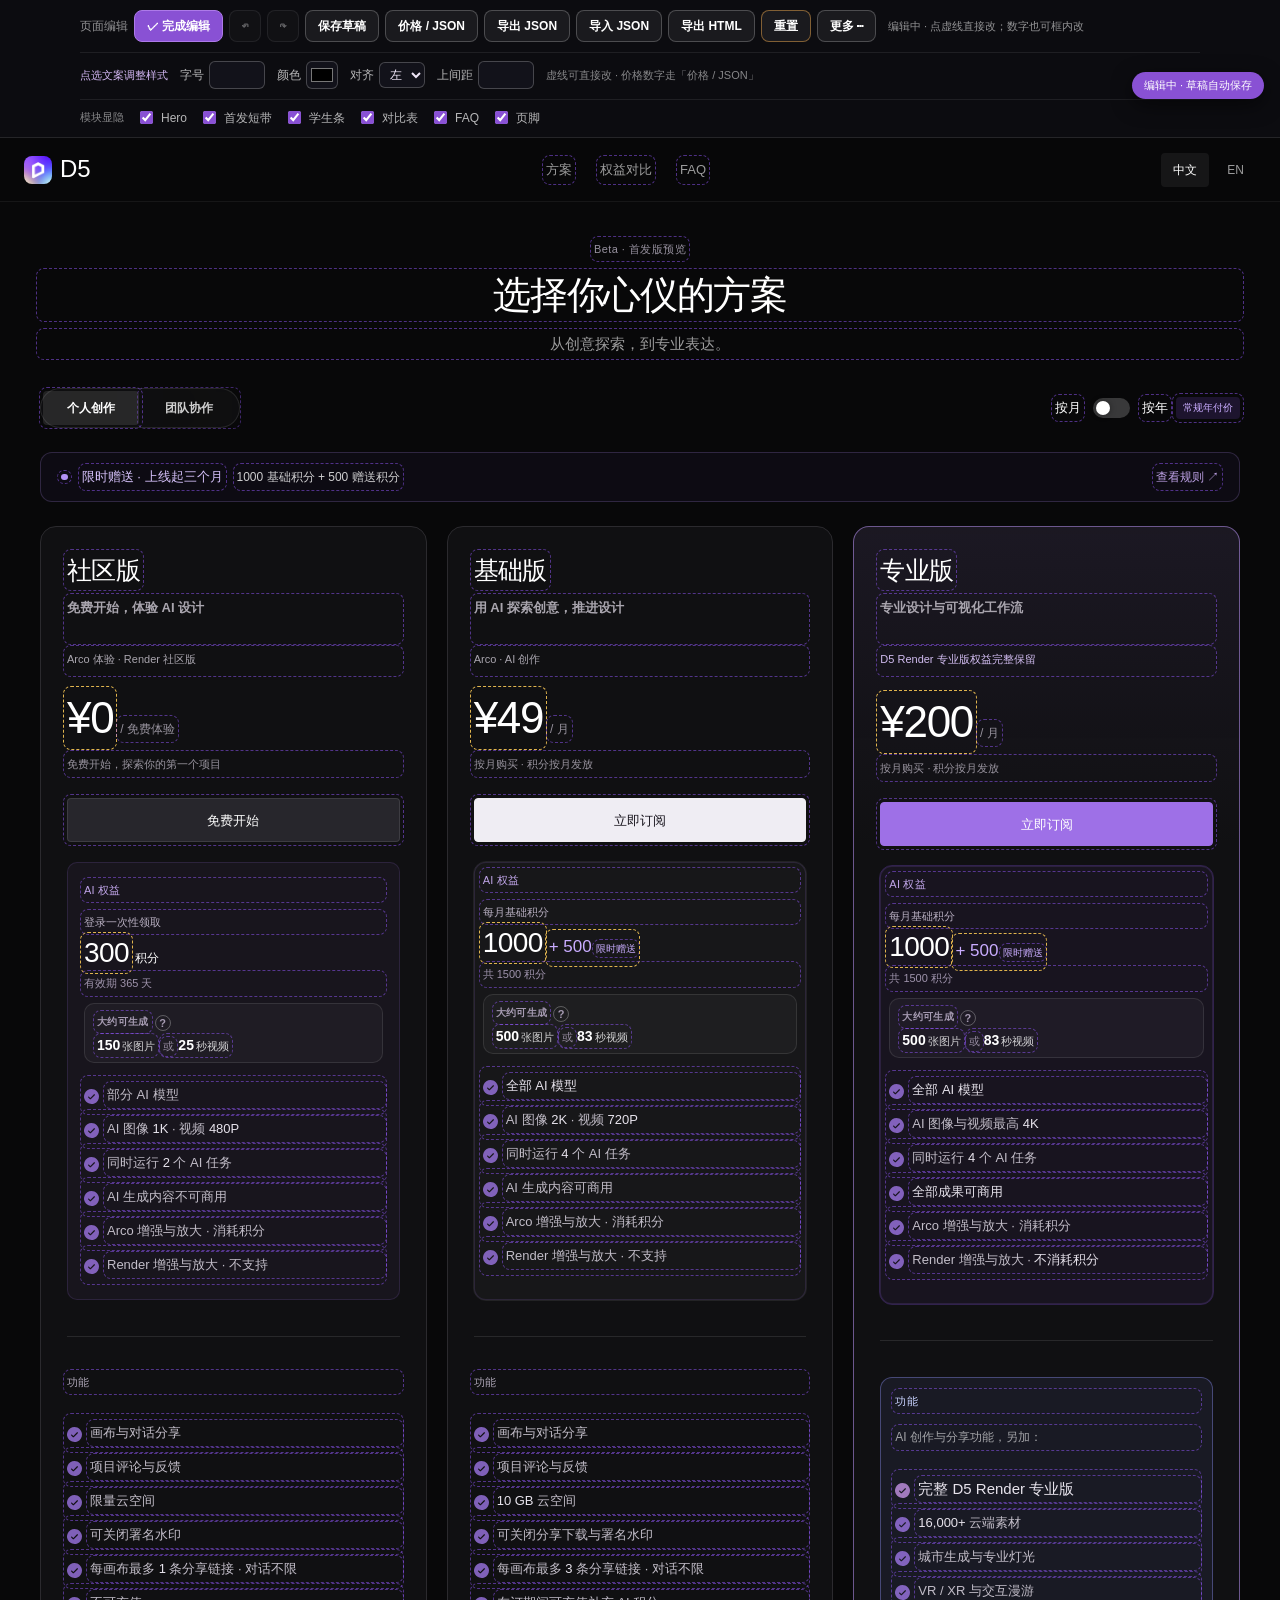
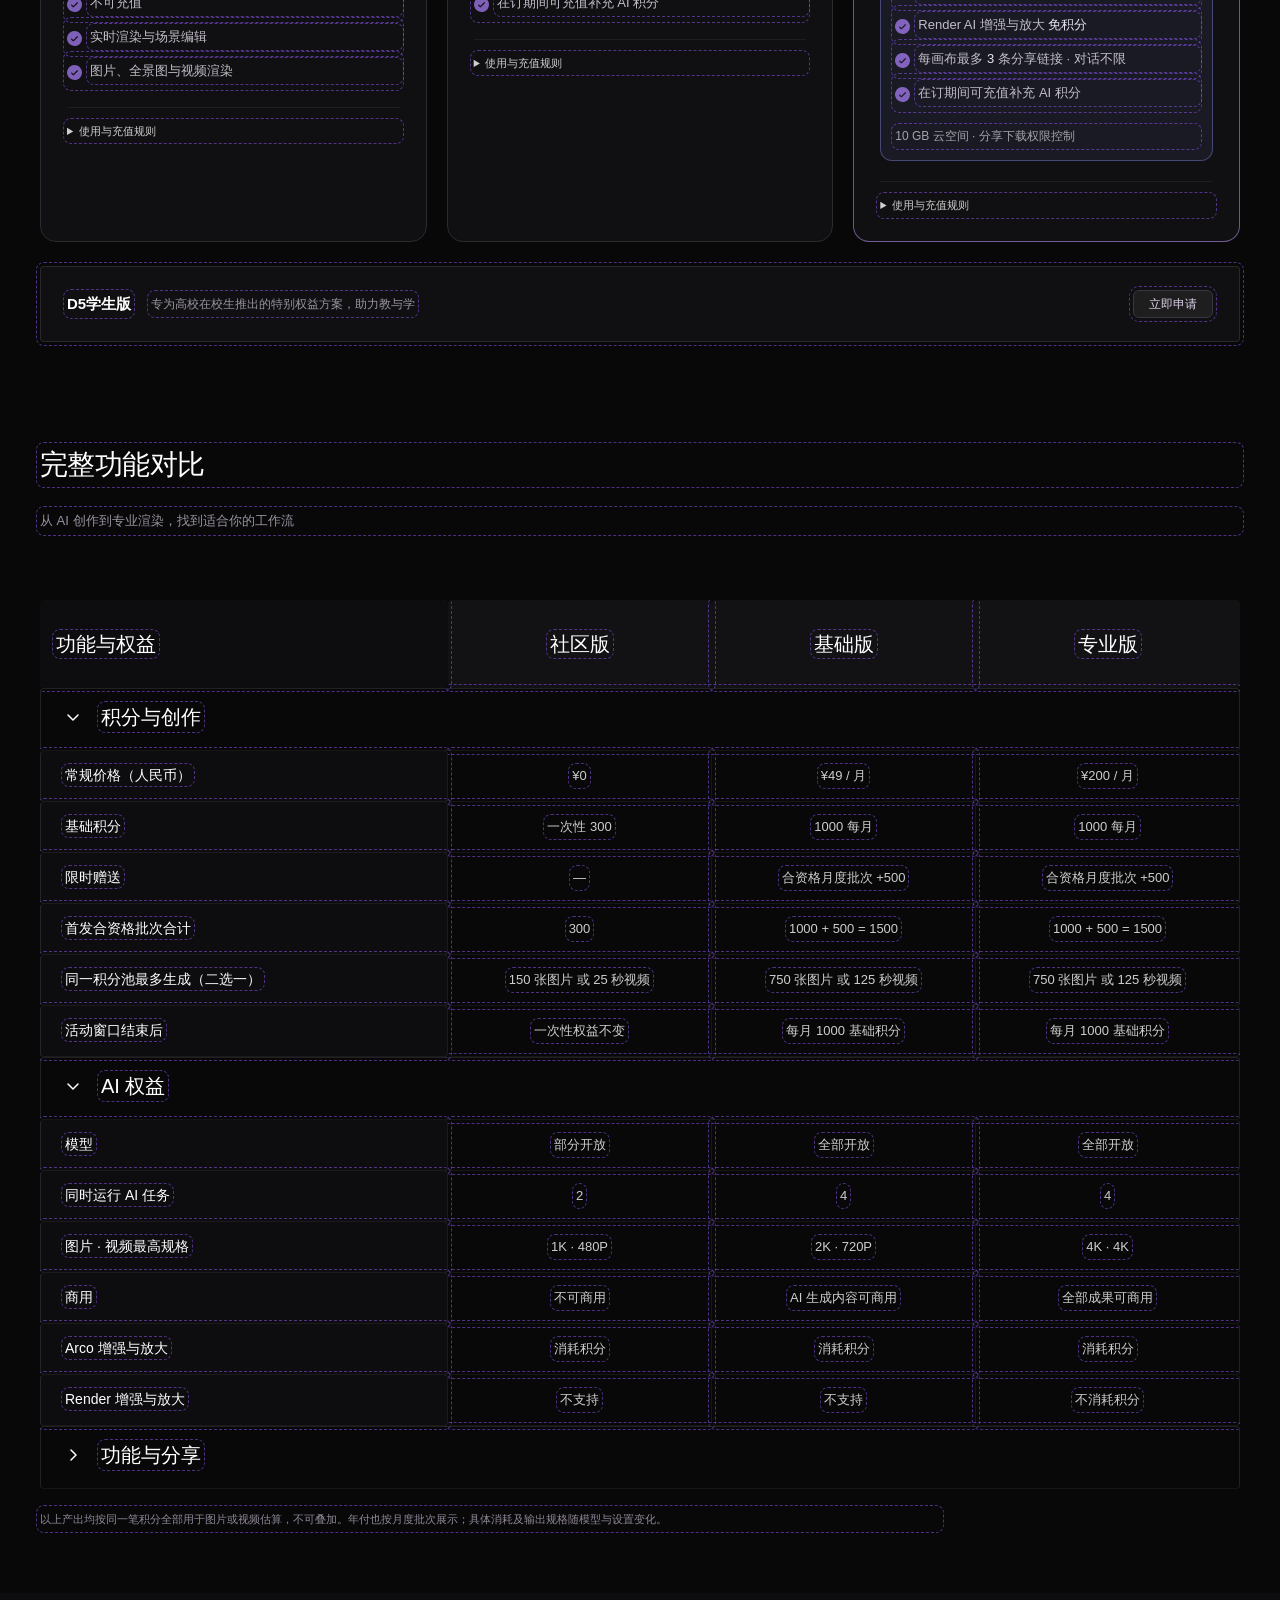
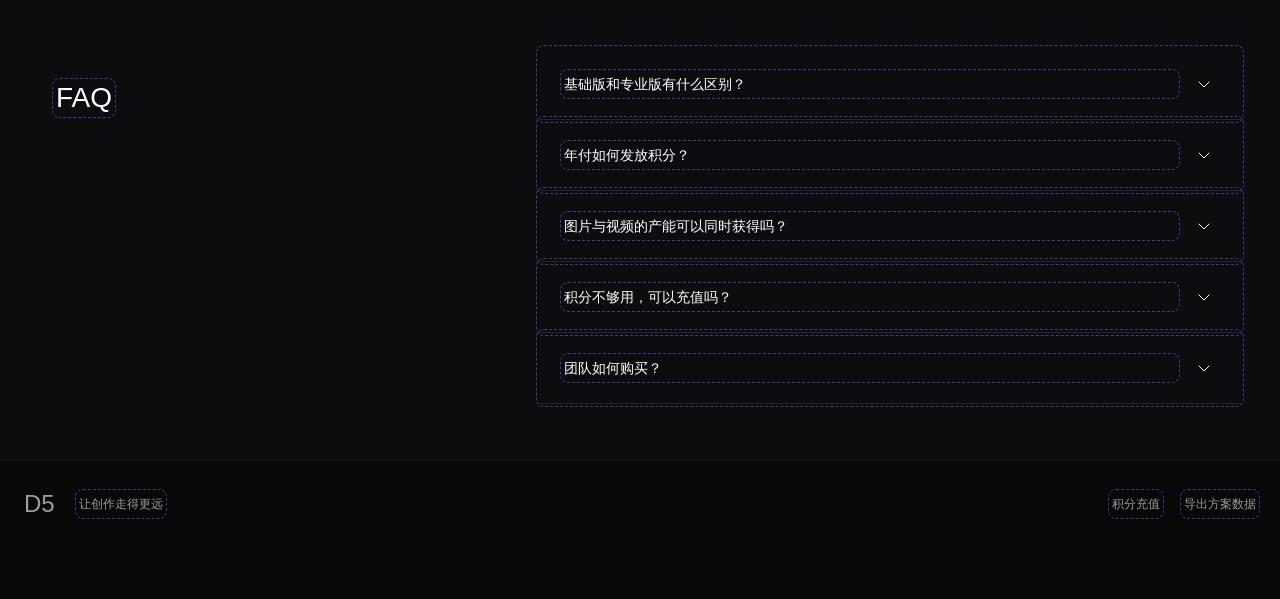
<file: index.html>
<!doctype html>
<html lang="zh-CN">
<head>
  <meta charset="UTF-8">
  <meta name="viewport" content="width=device-width, initial-scale=1">
  <meta name="theme-color" content="#000000">
  <meta name="d5-cloud-api" content="">
  <meta name="description" content="D5 首发方案：基础版与专业版每月 1000 基础积分，首发合资格批次加赠 500。">
  <title>D5 · 首发方案 Beta</title>
  <link rel="icon" href="assets/d5-logo.png">
  <link rel="stylesheet" href="styles.css?v=20261015-en-audit">
  <link rel="stylesheet" href="beta.css?v=20261015-en-audit">
  <link rel="stylesheet" href="editor.css?v=20261015-en-audit">
</head>
<body data-page="pricing">
  <aside class="demo-toolbar" id="d5-editor" aria-label="演示与编辑工具栏">
    <div class="editor-main demo-toolbar-inner">
      <div class="tb-group">
        <span class="tb-label">页面编辑</span>
        <button type="button" data-editor="mode" class="editor-primary tb-btn">编辑模式</button>
        <button type="button" data-editor="undo" class="tb-btn" title="撤销">↶</button>
        <button type="button" data-editor="redo" class="tb-btn" title="重做">↷</button>
        <button type="button" data-editor="save" class="tb-btn">保存草稿</button>
        <button type="button" data-editor="json-panel" class="tb-btn">价格 / JSON</button>
        <button type="button" data-editor="json" class="tb-btn">导出 JSON</button>
        <button type="button" data-editor="import" class="tb-btn">导入 JSON</button>
        <button type="button" data-editor="html" class="tb-btn">导出 HTML</button>
        <button type="button" data-editor="reset" class="tb-btn warn">重置</button>
        <button type="button" data-editor="more" class="tb-btn" aria-expanded="false">更多 ⋯</button>
      </div>
      <span class="editor-status tb-hint" role="status">预览中 · 点「编辑模式」改文案</span>
    </div>
    <div class="editor-more" hidden>
      <button type="button" data-editor="import-legacy" class="tb-btn">导入旧 Beta 草稿</button>
      <span class="editor-help">HTML 可离线再编辑；教育官网需联网；充值页仅本机预览。</span>
    </div>
    <div class="editor-format" hidden>
      <span class="editor-selected">点选文案调整样式</span>
      <label>字号 <input type="number" min="10" max="72" data-format="fontSize" aria-label="字号"></label>
      <label>颜色 <input type="color" data-format="color" aria-label="颜色"></label>
      <label>对齐 <select data-format="textAlign" aria-label="对齐"><option value="left">左</option><option value="center">中</option><option value="right">右</option></select></label>
      <label>上间距 <input type="number" min="0" max="120" data-format="paddingTop" aria-label="上间距"></label>
      <span class="editor-help">虚线可直接改 · 价格数字走「价格 / JSON」</span>
    </div>
    <div class="editor-modules" hidden>
      <span class="editor-help">模块显隐</span>
      <label><input type="checkbox" data-module-toggle="hero" checked> Hero</label>
      <label><input type="checkbox" data-module-toggle="launchBand" checked> 首发短带</label>
      <label><input type="checkbox" data-module-toggle="education" checked> 学生条</label>
      <label><input type="checkbox" data-module-toggle="comparison" checked> 对比表</label>
      <label><input type="checkbox" data-module-toggle="faq" checked> FAQ</label>
      <label><input type="checkbox" data-module-toggle="footer" checked> 页脚</label>
    </div>
    <div class="edit-json-panel" hidden>
      <div class="wrap">
        <label for="edit-json-text">演示价格 / 积分 + 文案覆盖（改数字后点应用）</label>
        <textarea id="edit-json-text" spellcheck="false" rows="12"></textarea>
        <div class="edit-json-actions">
          <button type="button" class="editor-primary tb-btn" data-editor="apply-json">应用</button>
          <button type="button" class="tb-btn" data-editor="refresh-json">刷新面板</button>
          <button type="button" class="tb-btn" data-editor="clear-demo">清除演示价（回源）</button>
          <span id="edit-json-msg" class="edit-json-msg"></span>
        </div>
      </div>
    </div>
    <input type="file" accept="application/json,.json" hidden data-import-file>
  </aside>

  <a class="skip-link" href="#main" data-zh="跳至主要内容" data-en="Skip to content">跳至主要内容</a>
  <header class="global-nav">
    <a class="brand" href="#pricing" aria-label="D5"><img src="assets/brand.webp" alt=""><span>D5</span></a>
    <nav class="section-nav" aria-label="Page sections">
      <a href="#pricing" data-zh="方案" data-en="Plans">方案</a>
      <a href="#comparison" class="personal-only" data-zh="权益对比" data-en="Compare">权益对比</a>

      <a href="#faq">FAQ</a>
    </nav>
    <fieldset class="language-switch" aria-label="Language">
      <button type="button" data-lang="zh" aria-pressed="true">中文</button><button type="button" data-lang="en" aria-pressed="false">EN</button>
    </fieldset>
  </header>
  <main id="main">
    <section class="hero container" data-module="hero">
      <span class="beta-marker" data-zh="Beta · 首发版预览" data-en="Beta · Launch preview">Beta · 首发版预览</span>
      <h1 data-edit-key="hero.title" data-zh="选择你心仪的方案" data-en="Choose the plan that suits you">选择你心仪的方案</h1>
      <p class="hero-subtitle" data-edit-key="hero.subtitle" data-zh="从创意探索，到专业表达。" data-en="From creative exploration to professional expression."></p>
    </section>
    <section class="pricing container" id="pricing" aria-label="Plans">
      <div class="pricing-toolbar">
        <div class="segmented audience-switch" role="group" aria-label="选择用户类别">
          <button type="button" data-audience="personal" aria-pressed="true" data-zh="个人创作" data-en="For creators">个人创作</button>
          <button type="button" data-audience="team" aria-pressed="false" data-zh="团队协作" data-en="For teams">团队协作</button>
        </div>
        <div class="billing personal-only">
          <span data-zh="按月" data-en="Monthly">按月</span>
          <button type="button" class="toggle" data-billing-toggle aria-pressed="false" aria-label="切换按年购买"><span></span></button>
          <div class="billing-annual"><span data-zh="按年" data-en="Yearly">按年</span><b data-zh="常规年付价" data-en="Regular annual rate">常规年付价</b></div>
        </div>
      </div>
      <aside class="launch-band personal-only" id="launch-rules" aria-label="Launch bonus" data-module="launchBand"><div id="launch-rules-body"></div></aside>
      <div class="plan-grid" id="plan-grid"></div>
      <div class="education personal-only" data-module="education"><div class="education-inner">
        <strong data-education="title">D5学生版</strong>
        <span data-education="subtitle">专为高校在校生推出的特别权益方案，助力教与学</span>
        <a href="https://www.d5render.cn/edu/" data-education="button">立即申请</a>
      </div></div>
    </section>
    <section class="section container personal-only" id="comparison" data-module="comparison" aria-labelledby="comparison-title">
      <div class="section-head"><h2 id="comparison-title" data-edit-key="comparison.title" data-zh="完整功能对比" data-en="Compare all features">完整功能对比</h2><p data-edit-key="comparison.subtitle" data-zh="从 AI 创作到专业渲染，找到适合你的工作流" data-en="From AI creation to professional rendering, find your workflow"></p></div>
      <p class="compare-hint" data-zh="左右滑动，查看完整对比 →" data-en="Swipe to compare all features →"></p>
      <div class="compare-scroll" tabindex="0" role="region" aria-labelledby="comparison-title"><div id="compare"></div></div>
      <p class="comparison-note" data-zh="以上产出均按同一笔积分全部用于图片或视频估算，不可叠加。年付也按月度批次展示；具体消耗及输出规格随模型与设置变化。" data-en="Output estimates use the same pool entirely for images or video and cannot be added together. Annual billing also shows monthly-batch output. Costs and output limits vary by model and settings."></p>
    </section>
    <section class="faq" id="faq" data-module="faq" aria-labelledby="faq-title"><div class="container faq-inner"><div class="faq-title"><h2 id="faq-title" data-edit-key="faq.title">FAQ</h2></div><div class="faq-list" id="faq-list"></div></div></section>
  </main>
  <footer class="beta-footer" data-module="footer"><a class="brand" href="#pricing"><span>D5</span></a><span data-edit-key="footer.tagline" data-zh="让创作走得更远" data-en="Take your creativity further"></span><div class="footer-links"><a href="topup.html" data-zh="积分充值" data-en="Credit top-ups"></a><button type="button" data-export data-zh="导出方案数据" data-en="Export plan data"></button></div></footer>
  <dialog id="order-preview" aria-labelledby="preview-title" aria-describedby="preview-demo"><div id="preview-content"></div></dialog>
  <div class="sr-only" id="announcer" role="status" aria-live="polite"></div>
  <script src="data.js?v=20261015-en-audit"></script>
  <script src="i18n-sync.js?v=20261015-en-audit"></script>
  <script src="business.js?v=20261015-en-audit"></script>
  <script src="app.js?v=20261015-en-audit"></script>
  <script src="flows.js?v=20261015-en-audit"></script>
  <script src="editor.js?v=20261015-en-audit"></script>
  <script src="cloud-sync.js?v=20261015-en-audit"></script>
</body>
</html>
</file>
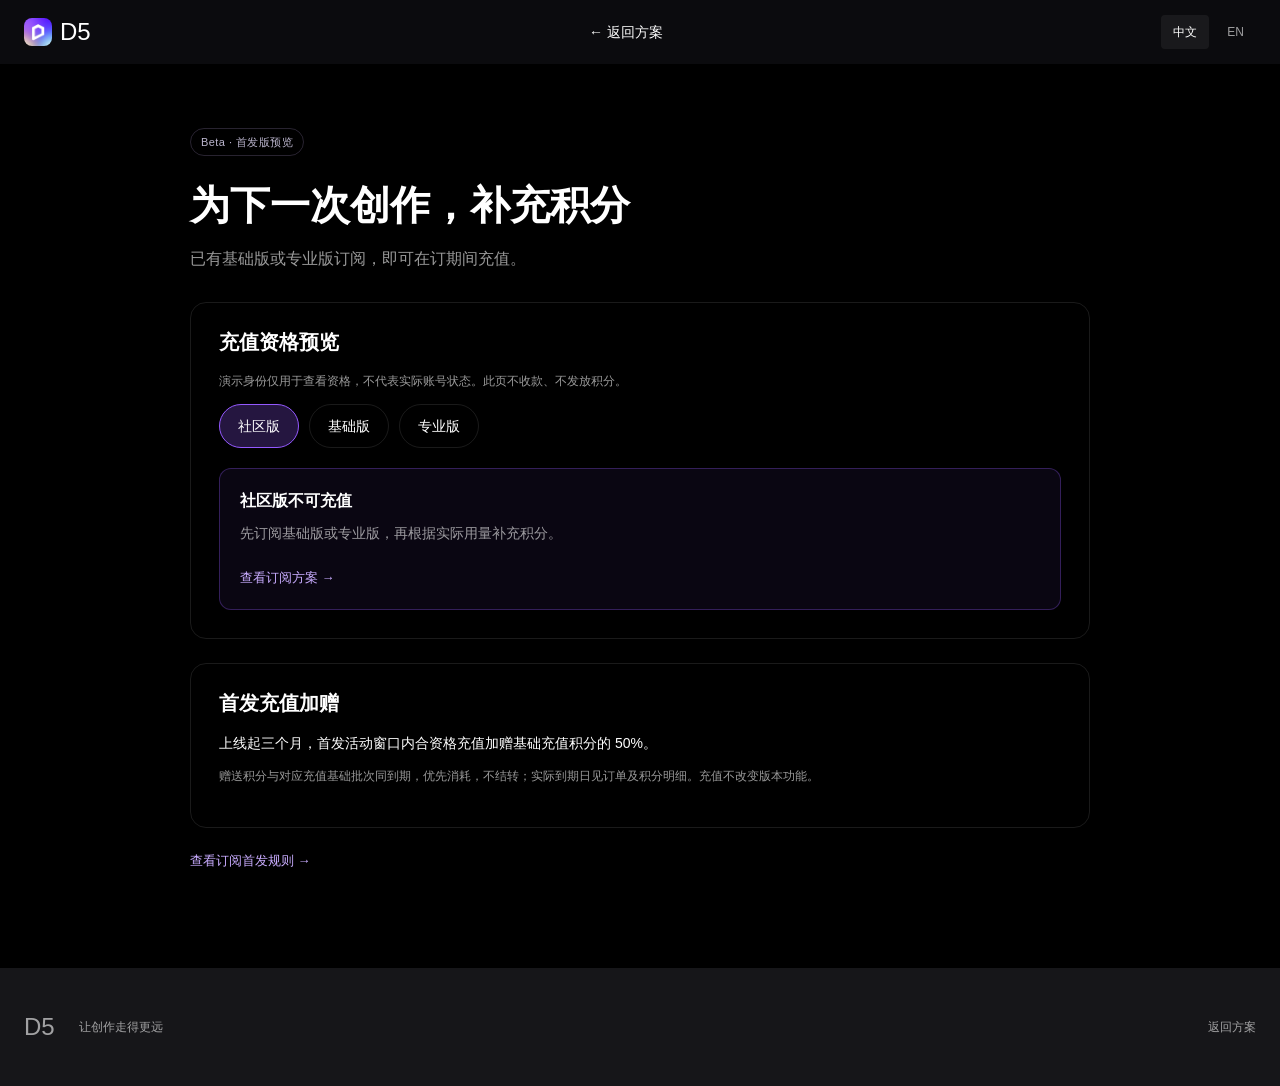
<file: topup.html>
<!doctype html>
<html lang="zh-CN">
<head>
  <meta charset="UTF-8"><meta name="viewport" content="width=device-width,initial-scale=1"><meta name="theme-color" content="#000000">
  <title>D5 · 积分充值 Beta</title><link rel="icon" href="assets/d5-logo.png"><link rel="stylesheet" href="styles.css?v=202611-beta-1"><link rel="stylesheet" href="beta.css?v=202611-beta-1">
</head>
<body data-page="topup">
  <a class="skip-link" href="#main" data-zh="跳至主要内容" data-en="Skip to content">跳至主要内容</a>
  <header class="global-nav"><a class="brand" href="index.html"><img src="assets/brand.webp" alt=""><span>D5</span></a><a href="index.html" data-zh="← 返回方案" data-en="← Back to plans">← 返回方案</a><fieldset class="language-switch" aria-label="Language"><button type="button" data-lang="zh" aria-pressed="true">中文</button><button type="button" data-lang="en" aria-pressed="false">EN</button></fieldset></header>
  <main class="topup-main" id="main"><span class="beta-marker" data-zh="Beta · 首发版预览" data-en="Beta · Launch preview"></span><h1 data-zh="为下一次创作，补充积分" data-en="More credits for your next creation"></h1><p class="lead" data-zh="已有基础版或专业版订阅，即可在订期间充值。" data-en="Top-ups are available with an active Basic or Pro subscription."></p>
    <div class="topup-box"><h2 data-zh="充值资格预览" data-en="Top-up eligibility preview"></h2><p class="order-note" data-zh="演示身份仅用于查看资格，不代表实际账号状态。此页不收款、不发放积分。" data-en="Demo membership shows eligibility only, not your actual account status. This page does not collect payment or issue credits."></p><div class="topup-selector" id="topup-selector" role="group" aria-label="Demo subscription"></div><div class="topup-status" id="topup-status" aria-live="polite"></div></div>
    <div class="topup-box"><h2 data-zh="首发充值加赠" data-en="Launch top-up bonus"></h2><p data-zh="上线起三个月，首发活动窗口内合资格充值加赠基础充值积分的 50%。" data-en="During the three-month activity window from launch, eligible top-ups receive a 50% bonus on base top-up credits."></p><p class="order-note" data-zh="赠送积分与对应充值基础批次同到期，优先消耗，不结转；实际到期日见订单及积分明细。充值不改变版本功能。" data-en="Bonus credits expire with the corresponding base top-up batch, are used first and do not roll over. Actual expiry appears in order and credit details. Top-ups do not change plan features."></p></div>
    <a class="text-link" href="index.html#launch-rules" data-zh="查看订阅首发规则 →" data-en="View subscription launch rules →"></a>
  </main>
  <footer class="beta-footer"><a class="brand" href="index.html"><span>D5</span></a><span data-zh="让创作走得更远" data-en="Take your creativity further"></span><div class="footer-links"><a href="index.html" data-zh="返回方案" data-en="Back to plans"></a></div></footer>
  <script src="data.js?v=202611-beta-1"></script><script src="i18n-sync.js?v=202611-beta-1"></script><script src="business.js?v=202611-beta-1"></script><script src="app.js?v=202611-beta-1"></script><script src="topup.js?v=202611-beta-1"></script>
</body>
</html>
</file>
<file: styles.css>
@charset "UTF-8";
/* D5 pricing page.
   Section design: Figma "Official Website / Global" (31951:32322), 1920 frame, content px-240 → 1440.
   Header / footer: reference site (d5-arco-landing). */

:root {
  --content-width: min(1440px, calc(100% - clamp(32px, 8vw - 24px, 64px)));
  --ai: #9459ff;
  --font: Inter, "PingFang SC", "Microsoft YaHei", sans-serif;
  --border-10: rgba(255, 255, 255, .1);
  --border-6: rgba(255, 255, 255, .06);
  --text-80: rgba(255, 255, 255, .8);
  --text-60: rgba(255, 255, 255, .6);
}

* { box-sizing: border-box; }
[hidden] { display: none !important; }
html { scroll-behavior: smooth; scroll-padding-top: 64px; }
body { margin: 0; background: #000; color: #fff; font-family: var(--font); font-size: 14px; line-height: 22px; -webkit-font-smoothing: antialiased; }
a { color: inherit; text-decoration: none; }
button { font: inherit; color: inherit; background: none; border: 0; padding: 0; cursor: pointer; }
img { display: block; }
h1, h2, h3, p { margin: 0; }
fieldset { border: 0; margin: 0; padding: 0; min-width: 0; }
.sr-only { position: absolute; width: 1px; height: 1px; padding: 0; margin: -1px; overflow: hidden; clip: rect(0, 0, 0, 0); white-space: nowrap; border: 0; }
.container { width: var(--content-width); margin-inline: auto; }

/* ---------- Header (reference site) ---------- */
.global-nav { position: sticky; top: 0; z-index: 50; display: flex; align-items: center; justify-content: space-between; height: 64px; padding: 0 max(32px, 8.333vw); background: rgba(13, 13, 16, .9); -webkit-backdrop-filter: blur(24px); backdrop-filter: blur(24px); }
.brand { display: flex; align-items: center; gap: 8px; font-family: Outfit, Inter, sans-serif; font-size: 24px; font-weight: 500; white-space: nowrap; }
.brand img { width: 28px; height: 28px; border-radius: 8px; object-fit: cover; }
.language-switch { display: flex; gap: 6px; }
.language-switch button { padding: 8px 12px; border-radius: 4px; font-size: 12px; line-height: 18px; color: var(--text-60); }
.language-switch button[aria-pressed="true"] { background: rgba(255, 255, 255, .06); color: #fff; }

/* ---------- Hero ---------- */
.hero { display: flex; flex-direction: column; gap: 24px; padding: 120px 0 40px; text-align: center; }
.hero h1 { font-size: 64px; font-weight: 700; line-height: normal; }
.hero p { font-size: 24px; font-weight: 500; line-height: normal; color: var(--text-60); }

/* ---------- Pricing toolbar ---------- */
.pricing-toolbar { display: flex; align-items: center; justify-content: space-between; padding: 24px 0; }
.segmented { display: flex; align-items: center; gap: 2px; height: 48px; padding: 2px; border: 2px solid var(--border-10); border-radius: 9999px; background: rgba(255, 255, 255, .03); -webkit-backdrop-filter: blur(50px); backdrop-filter: blur(50px); }
.segmented button { height: 100%; padding: 0 24px; border-radius: 9999px; font-size: 12px; font-weight: 600; line-height: 16px; white-space: nowrap; opacity: .8; }
.segmented button[aria-pressed="true"] { background: rgba(255, 255, 255, .1); opacity: 1; }
.billing { display: flex; align-items: center; gap: 16px; font-size: 16px; font-weight: 600; line-height: 20px; white-space: nowrap; }
.billing-annual { display: flex; align-items: center; gap: 8px; }
.toggle { display: flex; align-items: center; width: 37px; height: 20px; padding: 3px; border-radius: 17px; background: rgba(255, 255, 255, .2); transition: background-color .16s ease; }
.toggle[aria-pressed="true"] { background: var(--ai); }
.toggle span { width: 14px; height: 14px; border-radius: 50%; background: #fff; box-shadow: 0 0 6.4px rgba(0, 0, 0, .4); transition: transform .2s ease; }
.toggle[aria-pressed="true"] span { transform: translateX(17px); }
.billing b { padding: 4px 8px; border-radius: 8px; background: var(--ai); font-size: 12px; font-weight: 500; line-height: 16px; }

/* ---------- Price cards ---------- */
.plan-grid { display: grid; grid-template-columns: repeat(3, minmax(0, 1fr)); gap: clamp(16px, 1.25vw, 24px); align-items: stretch; }
/* Team audience: 团队版 | 企业版 side-by-side; each module has 基础|专业 in one row */
.plan-grid.is-team {
  display: grid;
  grid-template-columns: repeat(2, minmax(0, 1fr));
  gap: 14px;
  align-items: stretch;
}
.seat-note { margin: 0; font-size: 13px; line-height: 18px; color: var(--text-80); }

/* Business modules: Team / Enterprise — version titles LARGE (personal plan-name scale);
   seat cards SMALLER / compact secondary hierarchy */
.biz-module {
  display: flex; flex-direction: column; gap: 14px;
  padding: 18px 14px 16px;
  border: 1px solid var(--border-10);
  border-radius: 16px;
  background: rgba(255, 255, 255, .02);
  min-width: 0;
}
.biz-module-head { display: flex; flex-direction: column; gap: 6px; padding: 0 2px 2px; }
/* Version = section hero: match personal .plan-name h2 (32/40) */
.biz-module-head h2 { font-size: 32px; font-weight: 500; line-height: 40px; letter-spacing: -.02em; }
.biz-module-head p { font-size: 14px; font-weight: 500; line-height: 22px; color: var(--text-60); }
.biz-module-head .biz-module-note { margin: 2px 0 0; font-size: 12px; line-height: 18px; color: var(--text-60); opacity: .85; }
.biz-seat-grid {
  display: grid;
  grid-template-columns: repeat(2, minmax(0, 1fr));
  gap: 10px;
  align-items: stretch;
}
/* Compact seat product cards — secondary to version header */
.plan-card.seat-card {
  gap: 10px;
  padding: 12px 10px 12px;
  border-width: 1px;
  border-radius: 12px;
}
.plan-card.seat-card .plan-zone-a { gap: 8px; padding-bottom: 0; }
.plan-card.seat-card .plan-title { gap: 4px; }
.plan-card.seat-card .plan-name h2 { font-size: 18px; font-weight: 600; line-height: 24px; letter-spacing: -.01em; }
.plan-card.seat-card .plan-desc { font-size: 12px; font-weight: 500; line-height: 18px; color: var(--text-60); }
.plan-card.seat-card .seat-capacity {
  margin-top: 0;
  padding: 8px 10px;
  gap: 2px;
  border-radius: 8px;
}
.plan-card.seat-card .seat-capacity .capacity-title { font-size: 14px; font-weight: 600; line-height: 20px; }
.plan-card.seat-card .plan-button {
  height: 36px;
  padding: 8px 10px;
  font-size: 13px;
  font-weight: 500;
  border-radius: 9999px;
}
.plan-card.seat-card .seat-bullets { margin-top: 0; gap: 0; }
.plan-card.seat-card .seat-bullets li {
  min-height: 0;
  padding: 4px 0;
  font-size: 12px;
  line-height: 18px;
  gap: 8px;
  color: rgba(255, 255, 255, .82);
}
.plan-card.seat-card .seat-bullets li .check { width: 14px; height: 14px; margin-top: 2px; }

/* Lovart-inspired card zones + AI/workflow split */
.plan-zone-a { display: flex; flex-direction: column; gap: 16px; padding-bottom: 4px; }
.capacity-zone {
  display: flex; flex-direction: column; gap: 6px;
  padding: 14px 16px;
  border: 1px solid var(--border-10);
  border-radius: 12px;
  background: rgba(255, 255, 255, .03);
}
.capacity-label { font-size: 12px; font-weight: 600; letter-spacing: .04em; text-transform: uppercase; color: var(--text-60); }
.capacity-title { font-size: 22px; font-weight: 600; line-height: 28px; letter-spacing: -.01em; }
.capacity-sub { font-size: 13px; line-height: 18px; color: var(--text-60); }
.capacity-meter { display: flex; gap: 6px; margin-top: 6px; }
.capacity-meter i { flex: 1; height: 4px; border-radius: 2px; background: rgba(255, 255, 255, .12); }
.capacity-meter i.on { background: var(--ai); }
.seat-capacity { margin-top: 0; }
.seat-capacity .capacity-title { font-size: 13px; line-height: 18px; }
.seat-bullets { margin-top: 0; }
.seat-bullets li { min-height: 0; padding: 6px 0; font-size: 13px; line-height: 20px; }

.benefit-stack { display: flex; flex-direction: column; gap: 0; margin-top: 0; }
.benefit-block { display: flex; flex-direction: column; gap: 10px; }
.benefit-label { font-size: 13px; font-weight: 600; line-height: 18px; color: var(--text-60); letter-spacing: .03em; }
.benefit-ai {
  padding: 14px 14px 12px;
  border: 1px solid rgba(148, 89, 255, .28);
  border-radius: 12px;
  background: linear-gradient(180deg, rgba(148, 89, 255, .14), rgba(148, 89, 255, .04));
}
.benefit-ai .benefit-label { color: #c9acff; }
.benefit-divider { height: 1px; margin: 16px 0; background: var(--border-10); }
.benefit-workflow .benefit-label { color: var(--text-80); }
.compare-text { display: inline-block; font-size: 13px; line-height: 18px; color: var(--text-80); }
.compare-empty { color: var(--text-60); opacity: .55; }
.plan-card { display: flex; flex-direction: column; gap: 16px; padding: clamp(16px, 1.67vw, 24px); border: 2px solid var(--border-10); border-radius: 16px; min-width: 0; overflow-wrap: anywhere; transition: border-color .16s ease, background-color .16s ease; }
.plan-card.basic { background: radial-gradient(ellipse 262px 290px at 50% 35%, rgba(255, 255, 255, .1), rgba(255, 255, 255, 0)); }
.plan-card.pro { border-color: #8f94fb; background: radial-gradient(ellipse 262px 290px at 50% 35%, rgba(199, 201, 253, .1) 50%, rgba(255, 255, 255, 0)); }
.plan-top { display: flex; flex-direction: column; gap: 16px; }
.plan-title { display: flex; flex-direction: column; gap: 8px; }
.plan-desc { font-size: 14px; font-weight: 500; line-height: 22px; color: var(--text-80); }
.plan-name { display: flex; flex-wrap: wrap; align-items: center; justify-content: space-between; gap: 8px; }
.plan-name h2 { font-size: 32px; font-weight: 500; line-height: 40px; }
.tag { max-width: 100%; padding: 8px; border-radius: 8px; background: #30a46c; font-size: 11px; font-weight: 600; line-height: normal; color: #fff; }
.plan-price { display: flex; flex-wrap: wrap; align-items: center; gap: 4px; min-height: 40px; }
.price-value { font-size: 32px; font-weight: 600; line-height: normal; white-space: nowrap; }
.price-period { font-size: 14px; line-height: 22px; color: var(--text-80); }
.plan-info { display: flex; flex-direction: column; gap: 8px; font-size: 15px; font-weight: 500; line-height: 24px; color: var(--text-80); }

.credit-block { display: flex; flex-direction: column; border-radius: 16px; }
.credit-wrap { padding: 0 8px; }
.credit-info { display: flex; flex-wrap: wrap; align-items: center; gap: 4px 8px; padding: 8px clamp(8px, 1.1vw, 16px); border: 1px solid var(--border-10); border-bottom: 0; border-radius: 16px 16px 0 0; background: linear-gradient(to top, rgba(255, 255, 255, .06), rgba(255, 255, 255, 0)); }
.pro .credit-info { background: linear-gradient(to top, rgba(175, 130, 255, .1), rgba(175, 130, 255, 0)); }
.credit-info img { flex: none; width: 16px; height: 16px; padding: 1.5px; }
.credit-info strong { font-size: 16px; font-weight: 500; line-height: 26px; }
.credit-info > span { font-size: 14px; line-height: 22px; color: var(--text-80); }
.rolling-number { display: inline-flex; font-variant-numeric: tabular-nums; line-height: 1.15; vertical-align: baseline; }
.number-wheel { display: inline-block; width: 1ch; height: 1.15em; overflow: hidden; }
.number-wheel-track { display: flex; flex-direction: column; }
.number-wheel-track > span { display: block; height: 1.15em; line-height: 1.15em; flex: none; }

.plan-button {
  height: 36px;
  padding: 8px 10px;
  font-size: 13px;
  font-weight: 500;
  border-radius: 9999px;
}
.plan-card.seat-card .seat-bullets { margin-top: 0; gap: 0; }
.plan-card.seat-card .seat-bullets li {
  min-height: 0;
  padding: 4px 0;
  font-size: 12px;
  line-height: 18px;
  gap: 8px;
  color: rgba(255, 255, 255, .82);
}
.plan-card.seat-card .seat-bullets li .check { width: 14px; height: 14px; margin-top: 2px; }

/* Lovart-inspired card zones + AI/workflow split */
.plan-zone-a { display: flex; flex-direction: column; gap: 16px; padding-bottom: 4px; }
.capacity-zone {
  display: flex; flex-direction: column; gap: 6px;
  padding: 14px 16px;
  border: 1px solid var(--border-10);
  border-radius: 12px;
  background: rgba(255, 255, 255, .03);
}
.capacity-label { font-size: 12px; font-weight: 600; letter-spacing: .04em; text-transform: uppercase; color: var(--text-60); }
.capacity-title { font-size: 22px; font-weight: 600; line-height: 28px; letter-spacing: -.01em; }
.capacity-sub { font-size: 13px; line-height: 18px; color: var(--text-60); }
.capacity-meter { display: flex; gap: 6px; margin-top: 6px; }
.capacity-meter i { flex: 1; height: 4px; border-radius: 2px; background: rgba(255, 255, 255, .12); }
.capacity-meter i.on { background: var(--ai); }
.seat-capacity { margin-top: 0; }
.seat-capacity .capacity-title { font-size: 13px; line-height: 18px; }
.seat-bullets { margin-top: 0; }
.seat-bullets li { min-height: 0; padding: 6px 0; font-size: 13px; line-height: 20px; }

.benefit-stack { display: flex; flex-direction: column; gap: 0; margin-top: 0; }
.benefit-block { display: flex; flex-direction: column; gap: 10px; }
.benefit-label { font-size: 13px; font-weight: 600; line-height: 18px; color: var(--text-60); letter-spacing: .03em; }
.benefit-ai {
  padding: 14px 14px 12px;
  border: 1px solid rgba(148, 89, 255, .28);
  border-radius: 12px;
  background: linear-gradient(180deg, rgba(148, 89, 255, .14), rgba(148, 89, 255, .04));
}
.benefit-ai .benefit-label { color: #c9acff; }
.benefit-divider { height: 1px; margin: 16px 0; background: var(--border-10); }
.benefit-workflow .benefit-label { color: var(--text-80); }
.compare-text { display: inline-block; font-size: 13px; line-height: 18px; color: var(--text-80); }
.compare-empty { color: var(--text-60); opacity: .55; }
.plan-card { display: flex; flex-direction: column; gap: 16px; padding: clamp(16px, 1.67vw, 24px); border: 2px solid var(--border-10); border-radius: 16px; min-width: 0; overflow-wrap: anywhere; transition: border-color .16s ease, background-color .16s ease; }
.plan-card.basic { background: radial-gradient(ellipse 262px 290px at 50% 35%, rgba(255, 255, 255, .1), rgba(255, 255, 255, 0)); }
.plan-card.pro { border-color: #8f94fb; background: radial-gradient(ellipse 262px 290px at 50% 35%, rgba(199, 201, 253, .1) 50%, rgba(255, 255, 255, 0)); }
.plan-top { display: flex; flex-direction: column; gap: 16px; }
.plan-title { display: flex; flex-direction: column; gap: 8px; }
.plan-desc { font-size: 14px; font-weight: 500; line-height: 22px; color: var(--text-80); }
.plan-name { display: flex; flex-wrap: wrap; align-items: center; justify-content: space-between; gap: 8px; }
.plan-name h2 { font-size: 32px; font-weight: 500; line-height: 40px; }
.tag { max-width: 100%; padding: 8px; border-radius: 8px; background: #30a46c; font-size: 11px; font-weight: 600; line-height: normal; color: #fff; }
.plan-price { display: flex; flex-wrap: wrap; align-items: center; gap: 4px; min-height: 40px; }
.price-value { font-size: 32px; font-weight: 600; line-height: normal; white-space: nowrap; }
.price-period { font-size: 14px; line-height: 22px; color: var(--text-80); }
.plan-info { display: flex; flex-direction: column; gap: 8px; font-size: 15px; font-weight: 500; line-height: 24px; color: var(--text-80); }

.credit-block { display: flex; flex-direction: column; border-radius: 16px; }
.credit-wrap { padding: 0 8px; }
.credit-info { display: flex; flex-wrap: wrap; align-items: center; gap: 4px 8px; padding: 8px clamp(8px, 1.1vw, 16px); border: 1px solid var(--border-10); border-bottom: 0; border-radius: 16px 16px 0 0; background: linear-gradient(to top, rgba(255, 255, 255, .06), rgba(255, 255, 255, 0)); }
.pro .credit-info { background: linear-gradient(to top, rgba(175, 130, 255, .1), rgba(175, 130, 255, 0)); }
.credit-info img { flex: none; width: 16px; height: 16px; padding: 1.5px; }
.credit-info strong { font-size: 16px; font-weight: 500; line-height: 26px; }
.credit-info > span { font-size: 14px; line-height: 22px; color: var(--text-80); }
.rolling-number { display: inline-flex; font-variant-numeric: tabular-nums; line-height: 1.15; vertical-align: baseline; }
.number-wheel { display: inline-block; width: 1ch; height: 1.15em; overflow: hidden; }
.number-wheel-track { display: flex; flex-direction: column; }
.number-wheel-track > span { display: block; height: 1.15em; line-height: 1.15em; flex: none; }

.plan-slider { position: relative; height: 32px; border: 1px solid var(--border-10); border-radius: 8px; background: rgba(255, 255, 255, .06); -webkit-backdrop-filter: blur(50px); backdrop-filter: blur(50px); overflow: hidden; touch-action: pan-y; user-select: none; -webkit-user-select: none; cursor: pointer; }
.slider-fill { position: absolute; inset: 0 auto 0 0; width: clamp(0%, var(--progress), 100%); border-radius: 7px 3px 3px 7px; background: rgba(255, 255, 255, .2); -webkit-backdrop-filter: blur(50px); backdrop-filter: blur(50px); transition: width .18s cubic-bezier(.2, .8, .2, 1); }
.slider-handle { position: absolute; top: 5px; left: clamp(0px, calc(var(--progress) - 2px), calc(100% - 4px)); width: 4px; height: 20px; border: 1px solid rgba(0, 0, 0, .2); border-radius: 2px; background: rgba(255, 255, 255, .9); filter: drop-shadow(0 8px 9px rgba(0, 0, 0, .22)) drop-shadow(0 2px 2.5px rgba(0, 0, 0, .18)); transition: left .18s cubic-bezier(.2, .8, .2, 1); pointer-events: none; }
.slider-label { position: absolute; left: 9.67px; top: 50%; transform: translateY(-50%); font-size: 16px; font-weight: 600; line-height: 16px; color: var(--text-80); pointer-events: none; }
.slider-ticks { position: absolute; inset: 0; pointer-events: none; }
.slider-ticks i { position: absolute; top: 11px; width: 2px; height: 8px; border-radius: 1px; background: rgba(255, 255, 255, .4); transform: translateX(-50%); }
.slider-ticks i:nth-child(1) { left: 33.333%; }
.slider-ticks i:nth-child(2) { left: 66.666%; }
.slider-ticks i:nth-child(3) { left: calc(100% - 10px); transform: translateX(-100%); }
.plan-slider input { position: absolute; inset: 0; width: 100%; height: 100%; margin: 0; opacity: 0; cursor: pointer; }
.plan-slider:has(input:focus-visible) { outline: 2px solid #c9acff; outline-offset: 2px; }

.plan-button { display: flex; align-items: center; justify-content: center; width: 100%; height: 48px; padding: 12px; border-radius: 9999px; font-size: 16px; font-weight: 500; line-height: 1; -webkit-backdrop-filter: blur(50px); backdrop-filter: blur(50px); transition: border-color .16s ease, background-color .16s ease, color .16s ease; }
.community .plan-button { border: 1px solid rgba(255, 255, 255, .2); }
.basic .plan-button { border: 1px solid rgba(255, 255, 255, .2); background: #fff; color: #000; }
.pro .plan-button { border: 1px solid var(--border-6); background: var(--ai); }
.plan-card:focus-within { border-color: rgba(255, 255, 255, .24); background-color: rgba(255, 255, 255, .035); }
.plan-card.pro:focus-within { border-color: #b0a5ff; }
.plan-button:focus-visible { outline: 2px solid #c9acff; outline-offset: 3px; }
.community .plan-button:focus-visible { border-color: rgba(255, 255, 255, .4); background-color: rgba(255, 255, 255, .08); }
.basic .plan-button:focus-visible { background-color: #e6e6e6; }
.pro .plan-button:focus-visible { background-color: #a775ff; }
@media (hover: hover) and (pointer: fine) {
  .plan-card:hover { border-color: rgba(255, 255, 255, .24); background-color: rgba(255, 255, 255, .035); }
  .plan-card.pro:hover { border-color: #b0a5ff; }
  .community .plan-button:hover { border-color: rgba(255, 255, 255, .4); background-color: rgba(255, 255, 255, .08); }
  .basic .plan-button:hover { background-color: #e6e6e6; }
  .pro .plan-button:hover { background-color: #a775ff; }
}
.plan-list { list-style: none; margin: 0; padding: 0; display: flex; flex-direction: column; gap: 2px; }
.plan-list li {
  display: flex; align-items: flex-start; gap: 10px;
  min-height: 0; padding: 6px 0;
  font-size: 13px; line-height: 20px; color: rgba(255, 255, 255, .88);
}
.plan-list li .check { flex: none; width: 16px; height: 16px; margin-top: 2px; opacity: .9; }
.plan-list li span { flex: 1; min-width: 0; }
.plan-list-secondary li { color: var(--text-80); font-size: 13px; line-height: 20px; }
.plan-list em { font-style: normal; font-weight: 500; color: #c9acff; margin-left: 6px; }

/* ---------- Education ---------- */
.education { display: flex; justify-content: center; padding: 16px; }
.education-inner { display: flex; flex: 1; align-items: center; justify-content: center; gap: 16px; min-width: 0; padding: 8px 40px; border-radius: 8px; }
.education strong { font-size: 16px; font-weight: 600; line-height: normal; white-space: nowrap; }
.education span { font-size: 14px; line-height: 22px; white-space: nowrap; }
.education a { padding: 12px; border: 1px solid var(--border-6); border-radius: 4px; background: rgba(255, 255, 255, .06); font-size: 14px; line-height: 1; white-space: nowrap; -webkit-backdrop-filter: blur(50px); backdrop-filter: blur(50px); }

/* ---------- Sections ---------- */
.section { padding-bottom: 120px; }
.section-head { display: flex; flex-direction: column; gap: 16px; padding: 40px 0; }
.section-head h2 { font-size: 32px; font-weight: 600; line-height: normal; }
.section-head p { font-size: 16px; font-weight: 700; line-height: normal; color: var(--text-60); }
.section-head.row { flex-direction: row; align-items: center; justify-content: space-between; }
.section-head.row > div:first-child { display: flex; flex-direction: column; gap: 16px; }
.section-placeholder { height: 128px; }

/* ---------- Feature comparison ---------- */
.compare-scroll { width: 100%; overflow-x: auto; -webkit-overflow-scrolling: touch; }
.compare-scroll:focus-visible { outline: 2px solid #c9acff; outline-offset: 4px; border-radius: 8px; }
.compare-table { width: 100%; min-width: 640px; table-layout: fixed; border-collapse: separate; border-spacing: 0; }
.compare-table th, .compare-table td { vertical-align: middle; overflow-wrap: anywhere; }
.compare-table thead th { padding: 24px 12px; font-size: 20px; font-weight: 500; line-height: 40px; text-align: center; }
.compare-table thead .lead { width: 34%; padding-left: 16px; text-align: left; }
.compare-table thead .col { width: 22%; }
.compare-table thead .lead img { display: inline-block; width: 12px; height: 12px; margin-left: 4px; vertical-align: middle; }
.compare-table tbody th, .compare-table tbody td { border-bottom: 1px solid var(--border-6); border-right: 1px solid var(--border-6); }
.compare-table tbody tr > :first-child { border-left: 1px solid var(--border-10); }
.compare-table tbody tr > :last-child { border-right-color: var(--border-10); }
.compare-table .compare-group { padding: 16px 20px; border-top: 1px solid var(--border-10); border-radius: 8px 8px 0 0; font-size: 20px; font-weight: 500; line-height: 24px; text-align: left; }
.compare-group img { display: inline-block; width: 24px; height: 24px; margin-right: 8px; vertical-align: middle; }
.compare-table tbody .lead { padding: 16px 24px; font-size: 14px; font-weight: 500; line-height: normal; text-align: left; }
.compare-table tbody .col { padding: 14px 12px; text-align: center; }
.compare-table tbody .col img { width: 20px; height: 20px; margin-inline: auto; padding: 1.875px; }
.compare-table tbody tr:last-child > * { border-bottom-color: var(--border-10); }
.compare-table tbody tr:last-child > :first-child { border-bottom-left-radius: 8px; }
.compare-table tbody tr:last-child > :last-child { border-bottom-right-radius: 8px; }

/* ---------- FAQ ---------- */
.faq { background: rgba(255, 255, 255, .03); padding: 80px 0; }
.faq-inner { display: grid; grid-template-columns: minmax(0, 5fr) minmax(0, 7fr); align-items: start; }
.faq-title { display: flex; align-items: center; min-width: 0; min-height: 98px; padding: 0 16px; }
.faq-title h2 { font-size: 32px; font-weight: 600; line-height: normal; font-feature-settings: "halt" 1; }
.faq-list { width: 100%; min-width: 0; overflow-wrap: anywhere; }
.faq-list details { border-bottom: 1px solid var(--border-10); }
.faq-list summary { display: flex; align-items: flex-start; gap: 16px; padding: 24px; list-style: none; cursor: pointer; font-size: 14px; font-weight: 500; line-height: 22px; }
.faq-list summary::-webkit-details-marker { display: none; }
.faq-list summary span { flex: 1; min-width: 0; }
.faq-list summary img { flex: none; width: 24px; height: 24px; margin: -1px 0; transition: transform .2s ease; }
.faq-list details[open] summary img { transform: rotate(180deg); }
.faq-list details p { padding: 0 24px 24px; font-size: 14px; line-height: 22px; color: var(--text-60); }

/* ---------- Footer (reference site) ---------- */
.reference-footer { padding: 80px max(32px, 50vw - 600px) 0; background: #1c1c21; color: var(--text-60); font-size: 14px; }
.footer-columns { display: grid; grid-template-columns: repeat(4, 1fr) 1.45fr 1.85fr; gap: 20px; }
.footer-columns h3 { margin: 0 0 16px; font-family: Outfit, Inter, sans-serif; font-size: 16px; font-weight: 500; line-height: 26px; color: #fff; }
.footer-columns a { display: block; margin: 0 0 12px; font-size: 14px; line-height: 20px; color: var(--text-60); }
.footer-columns a:hover { color: #fff; }
.footer-columns .company-heading { margin-top: 25px; }
.footer-subscribe p { margin: 0 0 25px; font-size: 14px; line-height: 24px; }
.newsletter-placeholder { display: flex; align-items: center; justify-content: space-between; width: 100%; margin: 0 0 30px; padding: 0; border: 1px solid #fff; border-radius: 3px; font-size: 12px; color: #fff; }
.newsletter-placeholder input { flex: 1; min-width: 0; padding: 12px 14px; border: 0; background: transparent; color: #fff; font: inherit; }
.newsletter-placeholder input::placeholder { color: #aaa; }
.newsletter-placeholder button { padding: 12px; background: #fff; color: #161616; font-weight: 500; white-space: nowrap; }
.social-labels { font-size: 12px; line-height: 24px; color: #a2a2a6; }
.footer-legal { display: flex; align-items: center; justify-content: space-between; gap: 20px; margin-top: 100px; padding: 25px 0; font-size: 12px; color: rgba(255, 255, 255, .4); }
.footer-legal a:hover { color: #fff; }
.footer-legal .language-switch button { font-size: 11px; }

/* ---------- Responsive ---------- */
@media (max-width: 1100px) {
  .hero h1 { font-size: 48px; }
  .hero p { font-size: 20px; }
  .footer-columns { grid-template-columns: repeat(3, 1fr); gap: 40px; }
  .footer-legal { flex-wrap: wrap; margin-top: 65px; }
  .reference-footer { padding-top: 55px; }
}

@media (max-width: 900px) {
  .global-nav { padding: 0 24px; }
  .hero { gap: 16px; padding: 80px 0 24px; }
  .hero h1 { font-size: 36px; }
  .hero p { font-size: 16px; }
  .pricing-toolbar { flex-wrap: wrap; justify-content: center; gap: 16px; }
  .plan-grid { grid-template-columns: repeat(2, minmax(0, 1fr)); }
  .plan-grid.is-team { grid-template-columns: minmax(0, 1fr); gap: 12px; }
  .biz-seat-grid { grid-template-columns: repeat(2, minmax(0, 1fr)); }
  .plan-card.community { grid-column: 1 / -1; }
  .education { padding: 16px 0; }
  .education-inner { flex-direction: column; gap: 12px; padding: 8px 0; text-align: center; }
  .education span { white-space: normal; }
  .section { padding-bottom: 80px; }
  .section-head { padding: 32px 0; gap: 12px; }
  .section-head h2 { font-size: 28px; }
  .section-head.row { flex-direction: column; align-items: flex-start; gap: 24px; }
  .section-placeholder { height: 96px; }
  .faq { padding: 48px 0; }
  .faq-title h2 { font-size: 28px; }
  .reference-footer { padding: 40px 24px 0; }
  .footer-columns a, .footer-subscribe p { font-size: 12px; }
  .footer-columns h3 { font-size: 15px; }
  .footer-legal { font-size: 10px; }
}

@media (max-width: 640px) {
  .plan-grid { grid-template-columns: minmax(0, 1fr); }
  .biz-seat-grid { grid-template-columns: minmax(0, 1fr); }
  .biz-module { padding: 14px 12px 14px; }
  .biz-module-head h2 { font-size: 28px; line-height: 36px; }
  .plan-card.seat-card .plan-name h2 { font-size: 16px; line-height: 22px; }
  .plan-card.seat-card .plan-desc { font-size: 12px; line-height: 18px; }
  .plan-card.seat-card .plan-button { height: 34px; font-size: 12px; }
  .faq-inner { grid-template-columns: minmax(0, 1fr); }
  .faq-title { min-height: 0; padding: 0 24px 16px; }
}

@media (max-width: 560px) {
  .hero h1 { font-size: 32px; }
  .billing { font-size: 14px; }
  .footer-columns { grid-template-columns: repeat(2, 1fr); gap: 30px 20px; }
  .footer-subscribe { grid-column: 1 / -1; max-width: 320px; }
  .footer-columns h3 { font-size: 14px; }
  .footer-legal { display: block; margin-top: 40px; line-height: 22px; }
  .footer-legal > span { display: block; margin-bottom: 8px; }
  .footer-legal .language-switch { margin-top: 12px; }
}

@media (prefers-reduced-motion: reduce) {
  html { scroll-behavior: auto; }
  *, *::before, *::after { transition: none !important; }
}

.plan-list span b { color: var(--text); font-weight: 650; }
.seat-bullets span b { color: var(--text); font-weight: 650; }

/* Comparison and business layout */
.compare-group-toggle {
  display: inline-flex;
  align-items: center;
  gap: 8px;
  width: 100%;
  text-align: left;
  font: inherit;
  color: inherit;
  background: none;
  border: 0;
  padding: 0;
  cursor: pointer;
}
.compare-group-toggle img {
  transition: transform .16s ease;
}
.compare-group-toggle[aria-expanded="false"] img {
  transform: rotate(-90deg);
}
.team-intro {
  grid-column: 1 / -1;
  display: flex;
  flex-direction: column;
  gap: 8px;
  padding: 8px 4px 4px;
}
.team-intro h2 {
  font-size: 28px;
  font-weight: 600;
  line-height: 36px;
}
.team-intro p {
  font-size: 14px;
  line-height: 22px;
  color: var(--text-60);
  max-width: 720px;
}
.biz-module-tagline {
  font-size: 13px !important;
  line-height: 20px !important;
  color: var(--text-80) !important;
}
.plan-card.pro .benefit-ai {
  outline: 1px solid rgba(148, 89, 255, .25);
  border-radius: 12px;
  padding: 8px;
  background: rgba(148, 89, 255, .06);
}
.plan-card.basic .benefit-ai {
  outline: 1px solid rgba(255, 255, 255, .08);
  border-radius: 12px;
  padding: 8px;
  background: rgba(255, 255, 255, .03);
}

@media (max-width: 900px) {
  .plan-grid:not(.is-team) {
    grid-template-columns: 1fr;
  }
  .hero h1 { font-size: 36px; }
  .hero p { font-size: 16px; }
  .team-intro h2 { font-size: 22px; line-height: 28px; }
}

@media (max-width: 640px) {
  .plan-grid.is-team {
    grid-template-columns: 1fr;
  }
  .biz-seat-grid {
    grid-template-columns: 1fr;
  }
  .pricing-toolbar {
    flex-direction: column;
    align-items: stretch;
    gap: 12px;
  }
}


/* Price notes */
.price-label { font-size: 13px; color: var(--text-60); margin-right: 4px; }
.price-annual-note { margin: 6px 0 0; font-size: 12px; line-height: 18px; color: var(--text-60); max-width: 280px; }
.currency-cny { font-size: 11px; font-weight: 600; color: var(--text-60); margin-left: 4px; vertical-align: super; }
.compare-text strong { font-weight: 650; color: var(--text); }
@media (max-width: 640px) {
}

/* V4.1: personal three cards always present after team→personal */
.plan-grid:not(.is-team) > .plan-card[data-personal-card],
.plan-grid:not(.is-team) > .plan-card[data-plan-card] {
  display: flex;
  visibility: visible;
}
.plan-grid:not(.is-team) {
  min-height: 0;
}


/* V4.2: expanded front-card benefits; original price/layout preserved. */
.benefit-recharge .benefit-label { color: var(--text-80); }
.benefit-professional { border: 1px solid rgba(143,148,251,.35); background:rgba(143,148,251,.06); padding:14px; border-radius:12px; }
.benefit-professional .benefit-label { color:#c9acff; }
.seat-benefit-groups { display:flex; flex-direction:column; gap:18px; min-width:0; }
.seat-benefit-groups .benefit-block:not(.benefit-ai) { padding-top:14px; border-top:1px solid var(--border-10); }
.seat-benefit-groups .benefit-ai { padding:12px; }
.seat-benefit-groups .benefit-label { font-size:13px; }
.benefit-stack .plan-list li { min-height:0; }

/* V4 overview: two benefit sections, product scope once, limits inline. */
.product-scope { margin:10px 0 16px; font-size:12px; line-height:1.65; color:var(--text-60); overflow-wrap:anywhere; }
.benefit-terms { margin-top:14px; font-size:12px; line-height:1.65; color:var(--text-60); }
.benefit-terms summary { cursor:pointer; color:var(--text-80); }
.benefit-terms .plan-list { margin-top:10px; }
.benefit-terms p { margin-top:8px; }
.benefit-stack .plan-list li em, .seat-benefit-groups .plan-list li em { line-height:1.65; }

/* V4 short benefits: AI first, Render as an additive upgrade. */
.plan-position { font-size:16px; font-weight:600; line-height:1.5; color:var(--text-80); }
.product-scope { margin:0; font-size:12px; }
.pro-retained { margin:-6px 0 0; color:#c9d3ff; font-size:12px; line-height:1.55; }
.feature-upgrade { padding:14px; border:1px solid rgba(143,148,251,.38); border-radius:12px; background:rgba(143,148,251,.08); }
.feature-upgrade .benefit-label { color:#c9d3ff; }
.feature-inheritance { font-size:12px; line-height:1.6; color:var(--text-60); }
.feature-upgrade [data-features-list] li:first-child { font-size:15px; color:#fff; }
.feature-upgrade [data-features-list] li:first-child .check { filter:brightness(1.25); }
.feature-storage { margin:2px 0 0; font-size:12px; color:var(--text-60); line-height:1.6; }
.credit-issue { font-size:12px; color:var(--text-60); }
.credit-issue summary { cursor:pointer; }
.credit-issue .capacity-sub { padding-top:6px; }
.benefit-stack .plan-list { gap:2px; }
.benefit-stack > .benefit-terms { margin-top:14px; }

/* Personal allowance translated into output, not a duplicate tier selector. */
.generation-output { font-size:18px; line-height:1.5; color:var(--text-80); }
.generation-output b { font-size:23px; font-weight:600; color:var(--text); }
.generation-output-row { display:flex; flex-direction:row; flex-wrap:nowrap; align-items:baseline; gap:8px; white-space:nowrap; }
.generation-output-row .generation-output { display:inline-flex; align-items:baseline; white-space:nowrap; }
.generation-or { font-size:13px; color:var(--text-60); margin-right:4px; }
.generation-assumptions { margin-top:4px; }
</file>
<file: beta.css>
/* November launch additions to the original V4 visual system. */
:root { --text:#fff; }
:focus-visible { outline:2px solid #c9acff; outline-offset:4px; }
.skip-link { position:fixed; top:-100px; left:12px; z-index:200; padding:12px; background:#fff; color:#000; }
.skip-link:focus { top:12px; }
.global-nav { gap:16px; padding-inline:max(24px,calc((100vw - 1320px)/2)); }
.section-nav { display:flex; justify-content:center; gap:28px; color:var(--text-60); font-size:13px; }
.section-nav a:hover { color:#fff; }
.hero { padding-top:72px; gap:20px; }
.hero h1 { font-size:clamp(32px,4.4vw,60px); letter-spacing:-.035em; }
.beta-marker { display:inline-flex; align-self:center; font-size:11px; font-weight:500; letter-spacing:.04em; line-height:18px; padding:4px 10px; color:#bbb5cd; border:1px solid rgba(180,160,220,.22); border-radius:20px; }
.billing b { background:rgba(148,89,255,.15); color:#c9acff; }
.pricing-toolbar { padding-bottom:28px; }
.plan-card:not(.seat-card) .plan-zone-a { flex:1; gap:14px; }
.plan-card:not(.seat-card) { gap:22px; }
.plan-card:not(.seat-card) .plan-position { min-height:48px; }
.plan-card:not(.seat-card) .plan-price { margin-top:6px; }
.plan-card:not(.seat-card) .price-value { font-size:42px; letter-spacing:-.03em; }
.price-context { min-height:38px; color:var(--text-60); font-size:12px; line-height:19px; }
.pro .price-context { color:#c9d3ff; }
.launch-credit { padding:14px 16px; border:1px solid rgba(148,89,255,.25); border-radius:12px; background:linear-gradient(130deg,rgba(148,89,255,.10),transparent); }
.launch-label { color:var(--text-60); font-size:11px; line-height:18px; margin-bottom:8px; }
.launch-equation { font-size:13px; line-height:23px; }
.launch-gift { color:#c9acff; }
.launch-total { display:block; margin-top:3px; color:var(--text-80); }
.launch-total strong { font-size:27px; line-height:34px; font-weight:600; color:#fff; }
.issuance-note { color:var(--text-60); font-size:11px; line-height:18px; }
.community-credit { padding:16px; min-height:110px; border:1px solid var(--border-10); border-radius:12px; color:var(--text-80); }
.community-credit strong { font-size:22px; line-height:30px; font-weight:500; }
.community-credit p { font-size:12px; margin-top:8px; color:var(--text-60); }
.pool-note { font-size:11px; line-height:18px; color:var(--text-60); }
.batch-footnote { max-width:900px; margin:20px auto 12px; text-align:center; font-size:12px; line-height:20px; color:var(--text-60); }
.education { margin-top:8px; margin-bottom:40px; }
.education-inner { flex-wrap:wrap; }
.education span { white-space:normal; }
.section { padding-bottom:72px; }
.section-head p { font-size:14px; font-weight:400; line-height:22px; }
.comparison-note { margin-top:20px; font-size:12px; line-height:20px; color:var(--text-60); max-width:900px; }
.rule-grid { display:grid; grid-template-columns:repeat(3,minmax(0,1fr)); border:1px solid var(--border-10); border-radius:16px; }
.rule-item { padding:28px; }
.rule-item+.rule-item { border-left:1px solid var(--border-10); }
.rule-item h3 { margin-bottom:12px; font-size:16px; font-weight:500; }
.rule-item p { color:var(--text-60); font-size:13px; line-height:23px; }
.text-link { display:inline-block; margin-top:22px; color:#c9acff; font-size:13px; }
.benefit-terms a { color:#c9acff; text-decoration:underline; text-underline-offset:3px; }
.beta-footer { display:flex; align-items:center; gap:24px; padding:48px max(24px,calc((100vw - 1320px)/2)); color:var(--text-60); background:#161619; font-size:12px; }
.footer-links { margin-left:auto; display:flex; gap:24px; }
#order-preview { color:#fff; font:inherit; width:min(600px,calc(100% - 32px)); max-height:calc(100dvh - 40px); padding:28px; border:1px solid rgba(180,160,220,.3); border-radius:20px; background:#141216; overflow:auto; overscroll-behavior:contain; }
#order-preview::backdrop { background:rgba(0,0,0,.76); backdrop-filter:blur(6px); }
body:has(dialog[open]) { overflow:hidden; }
.preview-top { display:flex; align-items:center; justify-content:space-between; margin-bottom:22px; }
.close-preview { width:40px; height:40px; font-size:26px; border-radius:50%; background:rgba(255,255,255,.05); }
#preview-title { font-size:26px; line-height:36px; font-weight:600; }
.preview-demo { color:#c9acff; font-size:12px; line-height:20px; margin-top:10px; }
#order-preview dl { margin:20px 0; }
.order-row { display:grid; grid-template-columns:minmax(0,1fr) minmax(0,1.4fr); gap:18px; padding:14px 0; border-bottom:1px solid var(--border-10); font-size:13px; line-height:22px; }
.order-row dt { color:var(--text-60); }
.order-row dd { margin:0; text-align:right; overflow-wrap:anywhere; }
[data-order-amount] { font-size:25px; line-height:32px; font-weight:600; }
.order-note { font-size:12px; line-height:21px; color:var(--text-60); margin:12px 0; }
.preview-done { width:100%; min-height:46px; padding:12px; margin-top:20px; background:var(--ai); border-radius:30px; font-weight:500; }
.topup-main { width:min(900px,calc(100% - 32px)); margin:64px auto 96px; }
.topup-main h1 { font-size:40px; line-height:1.25; margin:24px 0 18px; }
.topup-main>.lead { font-size:16px; color:var(--text-60); margin-bottom:32px; }
.topup-box { padding:28px; border:1px solid var(--border-10); border-radius:16px; margin-top:24px; }
.topup-box h2 { font-size:20px; margin-bottom:18px; }
.topup-status { margin-top:20px; padding:20px; border:1px solid rgba(148,89,255,.3); border-radius:12px; background:rgba(148,89,255,.07); }
.topup-status h3 { margin-bottom:10px; }
.topup-status p { color:var(--text-60); line-height:24px; }
.topup-selector { display:flex; gap:10px; flex-wrap:wrap; }
.topup-selector button { border:1px solid var(--border-10); padding:10px 18px; border-radius:24px; }
.topup-selector button[aria-pressed="true"] { background:rgba(148,89,255,.25); border-color:#9459ff; }
@media (max-width:900px) {
  .global-nav { flex-wrap:wrap; height:auto; min-height:64px; padding-block:12px; gap:10px; }
  .section-nav { order:3; width:100%; justify-content:space-around; gap:10px; font-size:12px; padding-top:6px; }
  .global-nav>.language-switch { margin-left:auto; }
  .hero { padding-top:48px; }
  .plan-card:not(.seat-card) .plan-position { min-height:0; }
  .rule-grid { grid-template-columns:1fr; }
  .rule-item+.rule-item { border-left:0; border-top:1px solid var(--border-10); }
  .education { margin-bottom:16px; }
}
@media (max-width:640px) {
  html { scroll-padding-top:112px; }
  .billing { justify-content:center; font-size:13px; gap:12px; }
  .segmented { justify-content:center; }
  .segmented button { flex:1; }
  .hero h1 { font-size:32px; }
  .plan-card:not(.seat-card) .price-value { font-size:38px; }
  .beta-footer { flex-wrap:wrap; gap:16px; padding:32px 24px; }
  .footer-links { width:100%; margin-left:0; }
  #order-preview { padding:20px; }
  .order-row { grid-template-columns:minmax(0,1fr) minmax(0,1.45fr); gap:12px; }
  .topup-main h1 { font-size:32px; }
  .topup-box { padding:20px; }
}

/* Beta 2: one editorial rhythm, aligned decision cards. */
body[data-page="pricing"] { --content-width:min(1200px,calc(100% - 48px)); background:#080809; }
body[data-page="pricing"] .global-nav { background:rgba(8,8,9,.94); border-bottom:1px solid var(--border-6); }
body[data-page="pricing"] .hero { padding:56px 0 30px; gap:14px; }
body[data-page="pricing"] .hero h1 { font-size:clamp(30px,3.4vw,44px); font-weight:550; line-height:1.2; letter-spacing:-.035em; }
body[data-page="pricing"] .hero .hero-subtitle { font-size:15px; font-weight:400; color:var(--text-60); line-height:24px; }
body[data-page="pricing"] .beta-marker { border:0; padding:0; color:#97919f; font-size:11px; }
body[data-page="pricing"] .pricing-toolbar { padding:8px 0 24px; }
body[data-page="pricing"] .segmented { height:40px; border-width:1px; }
body[data-page="pricing"] .billing { font-size:13px; font-weight:400; gap:12px; }
body[data-page="pricing"] .billing b { font-size:10px; padding:3px 7px; }
.launch-band { margin:0 0 24px; padding:14px 20px; border:1px solid rgba(170,135,226,.22); background:rgba(139,92,246,.045); border-radius:12px; color:var(--text-80); font-size:12px; line-height:20px; }
.launch-band-head { display:flex; align-items:center; flex-wrap:wrap; gap:8px 14px; }
.launch-dot { height:6px; width:6px; border-radius:50%; background:#b392f5; }
.launch-band-head strong { color:#d4c0f9; font-weight:500; font-size:13px; }
.launch-band-head>a { margin-left:auto; color:#bca0e4; font-size:12px; }
.launch-band details { margin:0; }
.launch-band summary { font-size:11px; margin-top:8px; color:#aaa2b4; cursor:pointer; }
.launch-band details:not([open]) summary { display:none; }
.launch-band p { margin-top:12px; max-width:960px; color:#b2aab9; font-size:12px; line-height:21px; }
.launch-band .text-link { margin-top:12px; }
body[data-page="pricing"] .plan-grid:not(.is-team) { gap:20px; align-items:stretch; }
body[data-page="pricing"] .plan-card:not(.seat-card) { padding:26px; gap:20px; background:#101012; border:1px solid #2b2a2e; border-radius:16px; min-width:0; box-shadow:none; }
body[data-page="pricing"] .plan-card.pro { border-color:rgba(170,135,226,.6); background:linear-gradient(180deg,rgba(144,105,210,.085),transparent 320px),#101012; }
body[data-page="pricing"] .plan-card:not(.seat-card) .plan-zone-a { display:flex; flex-direction:column; flex:0 0 auto; gap:0; min-height:225px; }
body[data-page="pricing"] .plan-title { display:flex; flex-direction:column; gap:10px; }
body[data-page="pricing"] .plan-name h2 { font-size:25px; line-height:34px; font-weight:500; letter-spacing:-.025em; }
body[data-page="pricing"] .plan-card:not(.seat-card) .plan-position { min-height:44px; line-height:22px; color:#a9a5ae; font-size:13px; }
body[data-page="pricing"] .product-scope { min-height:24px; font-size:11px; line-height:20px; margin-top:8px; color:#a9a5ae; }
body[data-page="pricing"] .pro-anchor { color:#d1bcf0; font-weight:500; }
body[data-page="pricing"] .plan-card:not(.seat-card) .plan-price { display:flex; align-items:baseline; gap:7px; height:64px; margin-top:17px; }
body[data-page="pricing"] .plan-card:not(.seat-card) .price-value { font-size:44px; font-weight:500; line-height:56px; }
body[data-page="pricing"] .price-period { font-size:12px; line-height:20px; color:#99949f; }
body[data-page="pricing"] .price-context { min-height:20px; font-size:11px; line-height:20px; margin-top:0; color:#99949f; }
body[data-page="pricing"] .plan-button { height:44px; min-height:44px; font-size:13px; font-weight:500; border-radius:8px; margin:0; background:#27262c; border:1px solid rgba(255,255,255,.1); color:#fff; }
body[data-page="pricing"] .basic .plan-button { background:#efedf3; color:#18151d; border-color:#efedf3; }
body[data-page="pricing"] .pro .plan-button { background:#9e70e7; border-color:#9e70e7; color:#fff; }
body[data-page="pricing"] .plan-button:hover { filter:brightness(1.13); }
body[data-page="pricing"] .benefit-stack { gap:20px; }
body[data-page="pricing"] .benefit-ai { padding:18px 16px; background:#18151d; border:1px solid rgba(158,112,231,.15); border-radius:10px; min-width:0; }
body[data-page="pricing"] .benefit-label { color:#bfa4e7; font-size:11px; font-weight:500; letter-spacing:.02em; margin-bottom:0; }
.card-credit { margin-top:14px; }
.credit-kicker { color:#b8afc1; font-size:11px; line-height:18px; }
.credit-amount { display:flex; flex-wrap:wrap; align-items:baseline; gap:6px; margin:5px 0 2px; font-size:12px; line-height:28px; }
.credit-amount>strong { font-size:28px; line-height:34px; color:#fff; font-weight:500; letter-spacing:-.02em; }
.credit-amount .launch-gift { font-size:17px; font-weight:500; }
.credit-amount small { font-size:10px; font-weight:400; }
.credit-basis { color:#9e93ab; font-size:11px; line-height:19px; }
body[data-page="pricing"] .capacity-zone {
  display:flex; flex-direction:column; gap:3px;
  margin-top:10px; padding:10px 12px 8px;
  border:1px solid rgba(255,255,255,.1); border-radius:10px;
  background:rgba(255,255,255,.03);
}
body[data-page="pricing"] .capacity-label { font-size:10px; font-weight:600; letter-spacing:.03em; color:#a69bb2; line-height:16px; text-transform:none; }
body[data-page="pricing"] .generation-output-row {
  display:flex; flex-direction:row; flex-wrap:nowrap; align-items:baseline; gap:4px 8px;
  white-space:nowrap; width:100%;
}
body[data-page="pricing"] .generation-output-row .generation-output {
  display:inline-flex; flex:0 0 auto; align-items:baseline; gap:2px;
  font-size:11px; line-height:1.2; color:var(--text-80); white-space:nowrap;
}
body[data-page="pricing"] .generation-output-row .generation-output b {
  font-size:14px; font-weight:600; line-height:1.2; color:#fff;
}
body[data-page="pricing"] .generation-or { margin:0 2px 0 0; color:#958a9f; font-size:11px; }
body[data-page="pricing"] .pool-note { font-size:10px; line-height:15px; margin-top:1px; color:#9e93ab; }
body[data-page="pricing"] .generation-assumptions { font-size:11px; margin-top:4px; }
body[data-page="pricing"] .generation-assumptions summary { color:#a299ae; cursor:pointer; }
body[data-page="pricing"] .plan-list { gap:10px; margin-top:16px; }
body[data-page="pricing"] .plan-list li { font-size:12px; line-height:21px; color:#c2bdc8; gap:8px; }
body[data-page="pricing"] .plan-list b { font-weight:500; color:#e7e3ec; }
body[data-page="pricing"] .plan-list .check { width:13px; height:13px; opacity:.7; margin-top:4px; }
body[data-page="pricing"] .benefit-divider { height:1px; margin:16px 0; background:var(--border-10); }
body[data-page="pricing"] .benefit-workflow { padding:0; }
body[data-page="pricing"] .benefit-workflow .benefit-label { color:#aaa3b3; }
body[data-page="pricing"] .benefit-terms { margin-top:auto; border-top:1px solid var(--border-6); padding-top:14px; font-size:11px; color:#9a92a3; }
body[data-page="pricing"] .education { margin:24px 0 0; padding:0; }
body[data-page="pricing"] .education-inner { display:flex; width:100%; min-height:76px; padding:20px 26px; border:1px solid var(--border-10); border-radius:12px; background:#101012; gap:12px 20px; }
body[data-page="pricing"] .education strong { font-size:15px; line-height:22px; }
body[data-page="pricing"] .education span { font-size:12px; line-height:20px; color:#99939f; }
body[data-page="pricing"] .education a { margin-left:auto; padding:7px 15px; border:1px solid #3a3541; border-radius:6px; font-size:12px; color:#ddd4e9; white-space:nowrap; }
body[data-page="pricing"] .section { padding-top:64px; padding-bottom:0; }
body[data-page="pricing"] .section-head { margin-bottom:28px; }
body[data-page="pricing"] .section-head h2 { font-size:28px; line-height:38px; font-weight:500; letter-spacing:-.02em; }
body[data-page="pricing"] .section-head p { font-size:13px; margin-top:10px; color:#99919f; }
.compare-hint { display:none; }
body[data-page="pricing"] .compare-table { font-size:12px; }
body[data-page="pricing"] .compare-table thead th { background:#121114; }
body[data-page="pricing"] .compare-table th.lead { position:sticky; left:0; background:#0d0c0f; z-index:2; }
body[data-page="pricing"] .compare-table thead th.lead { z-index:3; }
body[data-page="pricing"] .comparison-note { font-size:11px; color:#918899; }
body[data-page="pricing"] .faq { margin-top:64px; background:#0d0c0f; padding:56px 0; }
body[data-page="pricing"] .faq h2 { font-size:28px; font-weight:500; }
body[data-page="pricing"] .faq-list summary { font-size:14px; }
body[data-page="pricing"] .beta-footer { padding-block:32px 84px; background:#080809; border-top:1px solid var(--border-6); }
@media (min-width:901px) {
 body[data-page="pricing"] .benefit-ai { min-height:0; }
}
@media (max-width:900px) {
 body[data-page="pricing"] .plan-grid:not(.is-team) { grid-template-columns:1fr; max-width:560px; margin:auto; gap:16px; }
 body[data-page="pricing"] .plan-card:not(.seat-card) .plan-zone-a { min-height:0; }
 body[data-page="pricing"] .education-inner { align-items:center; }
 .compare-hint { display:block; color:#a494b6; font-size:11px; margin-bottom:12px; }
 body[data-page="pricing"] .compare-scroll { overflow-x:auto; -webkit-overflow-scrolling:touch; }
 body[data-page="pricing"] .compare-table { min-width:760px; }
 body[data-page="pricing"] .global-nav { flex-wrap:nowrap; height:64px; padding-block:0; }
 body[data-page="pricing"] .section-nav { width:auto; order:0; }
 body[data-page="pricing"] .section-nav a:not(:first-child) { display:none; }
}
@media (max-width:640px) {
 body[data-page="pricing"] { --content-width:calc(100% - 32px); }
 body[data-page="pricing"] .hero { padding:36px 0 24px; }
 body[data-page="pricing"] .hero h1 { font-size:30px; }
 body[data-page="pricing"] .hero .hero-subtitle { font-size:13px; }
 body[data-page="pricing"] .pricing-toolbar { flex-direction:column; gap:18px; padding:0 0 20px; }
 body[data-page="pricing"] .audience-switch { width:100%; }
 body[data-page="pricing"] .plan-card:not(.seat-card) { padding:24px; }
 body[data-page="pricing"] .plan-card:not(.seat-card) .plan-position { min-height:0; }
 body[data-page="pricing"] .plan-card:not(.seat-card) .plan-price { margin-top:12px; }
 .launch-band { padding:14px 16px; }
 .launch-band-head { gap:5px 10px; }
 .launch-band-head>span:not(.launch-dot) { order:3; flex-basis:100%; font-size:11px; }
 .credit-amount { flex-wrap:wrap; }
 body[data-page="pricing"] .education-inner { padding:20px; display:grid; grid-template-columns:1fr auto; }
 body[data-page="pricing"] .education span { grid-column:1/-1; grid-row:2; }
 body[data-page="pricing"] .education a { grid-column:2; grid-row:1; }
 body[data-page="pricing"] .section { padding-top:48px; }
 body[data-page="pricing"] .section-head h2 { font-size:24px; }
 body[data-page="pricing"] .faq { margin-top:48px; padding:40px 0; }
 body[data-page="pricing"] .beta-footer { padding-bottom:120px; }
}

body[data-page="pricing"] .hero { padding-top:38px; padding-bottom:24px; }
body[data-page="pricing"] .hero h1 { font-size:clamp(30px,3vw,40px); }
body[data-page="pricing"] .plan-card:not(.seat-card) .plan-zone-a { min-height:200px; }
body[data-page="pricing"] .benefit-ai { gap:0; min-height:0; outline:0; }
body[data-page="pricing"] .capacity-label { margin-bottom:2px; }
/* output45 Pro incremental feel — do not flatten */
body[data-page="pricing"] .feature-upgrade {
  padding:14px; border:1px solid rgba(143,148,251,.38); border-radius:12px;
  background:rgba(143,148,251,.08);
}
body[data-page="pricing"] .feature-upgrade .benefit-label { color:#c9d3ff; }
body[data-page="pricing"] .feature-inheritance { font-size:12px; line-height:1.6; margin-top:8px; color:var(--text-60); }
body[data-page="pricing"] .feature-upgrade [data-features-list] li:first-child { font-size:15px; color:#fff; }
body[data-page="pricing"] .feature-upgrade [data-features-list] li:first-child .check { filter:brightness(1.25); }
body[data-page="pricing"] .feature-storage { font-size:12px; line-height:1.6; margin-top:8px; color:var(--text-60); }
body[data-page="pricing"] .pro-retained { margin:6px 0 0; color:#c9d3ff; font-size:12px; line-height:1.55; }
body[data-page="pricing"] .benefit-stack .plan-list { gap:2px; }
body[data-page="pricing"] .benefit-stack .plan-list li { font-size:13px; line-height:20px; padding:6px 0; }
body[data-page="pricing"] .plan-list .check { width:15px; height:15px; }
@media(max-width:900px) { body[data-page="pricing"] .plan-card:not(.seat-card) .plan-zone-a { min-height:0; } }


/* Lovart-style estimate tip */
body[data-page="pricing"] .capacity-label-row {
  display: flex;
  align-items: center;
  gap: 6px;
  margin-bottom: 2px;
}
body[data-page="pricing"] .estimate-tip {
  position: relative;
  flex: 0 0 auto;
  width: 16px;
  height: 16px;
  padding: 0;
  border-radius: 50%;
  border: 1px solid rgba(255,255,255,.28);
  background: transparent;
  color: #a69bb2;
  font-size: 11px;
  font-weight: 600;
  line-height: 14px;
  cursor: help;
}
body[data-page="pricing"] .estimate-tip::after {
  content: attr(data-tip);
  position: absolute;
  left: 50%;
  bottom: calc(100% + 8px);
  transform: translateX(-50%);
  width: max-content;
  max-width: 240px;
  padding: 8px 10px;
  border-radius: 8px;
  background: #2a2433;
  border: 1px solid rgba(255,255,255,.12);
  color: #efeaf6;
  font-size: 12px;
  font-weight: 400;
  line-height: 1.45;
  text-align: left;
  white-space: normal;
  opacity: 0;
  pointer-events: none;
  transition: opacity .12s ease;
  z-index: 20;
  box-shadow: 0 8px 24px rgba(0,0,0,.35);
}
body[data-page="pricing"] .estimate-tip:hover::after,
body[data-page="pricing"] .estimate-tip:focus-visible::after {
  opacity: 1;
}

/* Team / business — CN 3.2: one Teams product + seat entitlement compare */
body[data-page="pricing"] .plan-grid.is-team {
  grid-template-columns: minmax(0, 1fr);
  max-width: min(1080px, 100%);
  margin-inline: auto;
  gap: 0;
}
body[data-page="pricing"] .plan-grid.is-team .biz-module--team-only {
  display: flex;
  flex-direction: column;
  gap: 16px;
  padding: 0;
}
body[data-page="pricing"] .plan-grid.is-team .biz-module-head {
  gap: 6px;
  padding: 0 2px 2px;
  text-align: left;
}
body[data-page="pricing"] .plan-grid.is-team .biz-module-head h2 {
  font-size: 28px;
  line-height: 36px;
  font-weight: 550;
  letter-spacing: -.02em;
  color: #fff;
}
body[data-page="pricing"] .plan-grid.is-team .biz-module-head > p {
  margin: 0;
  font-size: 14px;
  line-height: 22px;
  font-weight: 400;
  color: #a9a5ae;
}
body[data-page="pricing"] .team-plan-card {
  display: flex;
  flex-direction: column;
  gap: 22px;
  padding: 26px;
  border-radius: 16px;
  background: #101012;
  border: 1px solid #2b2a2e;
  box-shadow: none;
  min-width: 0;
}
body[data-page="pricing"] .team-hero {
  display: flex;
  flex-direction: column;
  gap: 14px;
}
body[data-page="pricing"] .team-plan-card .team-capacity {
  margin: 0;
  padding: 14px 16px;
  border: 1px solid rgba(148, 89, 255, .22);
  border-radius: 12px;
  background: linear-gradient(130deg, rgba(148, 89, 255, .10), transparent);
}
body[data-page="pricing"] .team-plan-card .capacity-title {
  font-size: 13px;
  line-height: 20px;
  font-weight: 500;
  color: #e8e4ef;
}
body[data-page="pricing"] .team-cta-row {
  display: flex;
  flex-direction: row;
  flex-wrap: wrap;
  gap: 10px;
}
body[data-page="pricing"] .team-plan-card .plan-button {
  margin: 0;
  flex: 1 1 180px;
  min-width: 0;
  height: 44px;
  min-height: 44px;
  font-size: 13px;
  font-weight: 500;
  border-radius: 8px;
}
body[data-page="pricing"] .team-plan-card .plan-button--primary {
  background: #9e70e7;
  border: 1px solid #9e70e7;
  color: #fff;
}
body[data-page="pricing"] .team-plan-card .plan-button--primary:hover {
  filter: brightness(1.13);
}
body[data-page="pricing"] .team-plan-card .plan-button--secondary {
  background: transparent;
  border: 1px solid rgba(255, 255, 255, .22);
  color: #efedf3;
  opacity: 1;
  cursor: pointer;
}
body[data-page="pricing"] .team-plan-card .plan-button--secondary:hover {
  filter: none;
  background: rgba(255, 255, 255, .06);
  border-color: rgba(255, 255, 255, .34);
  color: #fff;
}
body[data-page="pricing"] .team-body-grid {
  display: grid;
  grid-template-columns: minmax(0, 1fr) minmax(0, 1.15fr);
  gap: 18px;
  align-items: stretch;
}
body[data-page="pricing"] .team-panel {
  display: flex;
  flex-direction: column;
  gap: 12px;
  padding: 18px 16px;
  border-radius: 12px;
  background: #18151d;
  border: 1px solid rgba(255, 255, 255, .06);
  min-width: 0;
}
body[data-page="pricing"] .team-panel .benefit-label {
  margin: 0;
  font-size: 12px;
  line-height: 16px;
  font-weight: 500;
  letter-spacing: .02em;
  color: #bfa4e7;
}
body[data-page="pricing"] .team-panel--seats .benefit-label {
  color: #c9d3ff;
}
body[data-page="pricing"] .team-plan-card .plan-list {
  gap: 2px;
  margin: 0;
}
body[data-page="pricing"] .team-plan-card .plan-list li {
  font-size: 13px;
  line-height: 20px;
  padding: 5px 0;
  min-height: 0;
  color: #e8e4ef;
}
body[data-page="pricing"] .team-plan-card .plan-list li em {
  display: none;
}
body[data-page="pricing"] .seat-compare-wrap {
  overflow-x: auto;
  margin: 0 -2px;
}
body[data-page="pricing"] .seat-compare {
  width: 100%;
  border-collapse: collapse;
  table-layout: fixed;
  font-size: 13px;
  line-height: 18px;
}
body[data-page="pricing"] .seat-compare th,
body[data-page="pricing"] .seat-compare td {
  padding: 10px 10px;
  text-align: left;
  vertical-align: top;
  border-bottom: 1px solid rgba(255, 255, 255, .06);
  word-break: break-word;
}
body[data-page="pricing"] .seat-compare thead th {
  font-size: 12px;
  font-weight: 500;
  color: #c9d3ff;
  background: rgba(255, 255, 255, .03);
  border-bottom: 1px solid rgba(255, 255, 255, .1);
}
body[data-page="pricing"] .seat-compare thead th:first-child {
  color: #9e93ab;
  width: 38%;
}
body[data-page="pricing"] .seat-compare thead th:nth-child(2),
body[data-page="pricing"] .seat-compare thead th:nth-child(3) {
  width: 31%;
  text-align: center;
}
body[data-page="pricing"] .seat-compare tbody th {
  font-weight: 400;
  color: #b2aab9;
  width: 38%;
}
body[data-page="pricing"] .seat-compare tbody td {
  color: #e8e4ef;
  text-align: center;
  font-weight: 500;
}
body[data-page="pricing"] .seat-compare tbody tr:last-child th,
body[data-page="pricing"] .seat-compare tbody tr:last-child td {
  border-bottom: 0;
}
body[data-page="pricing"] .team-foot-note {
  margin: 0;
  font-size: 12px;
  line-height: 18px;
  color: #8f8799;
}
body[data-page="pricing"] .team-plan-card .benefit-terms {
  margin-top: 0;
  border-top: 1px solid var(--border-6);
  padding-top: 14px;
}
body[data-page="pricing"] .team-plan-card .benefit-terms summary {
  cursor: pointer;
  color: #9a92a3;
  font-size: 12px;
}
body[data-page="pricing"] .team-plan-card .benefit-terms p {
  margin-top: 8px;
  font-size: 11px;
  line-height: 1.55;
  color: #9a92a3;
}
@media (max-width: 900px) {
  body[data-page="pricing"] .team-body-grid {
    grid-template-columns: minmax(0, 1fr);
  }
  body[data-page="pricing"] .plan-grid.is-team .biz-module-head h2 {
    font-size: 24px;
    line-height: 32px;
  }
}
@media (max-width: 640px) {
  body[data-page="pricing"] .team-plan-card {
    padding: 20px 16px;
    gap: 18px;
  }
  body[data-page="pricing"] .team-cta-row {
    flex-direction: column;
  }
  body[data-page="pricing"] .team-cta-row .plan-button {
    flex: 1 1 auto;
    width: 100%;
  }
  body[data-page="pricing"] .seat-compare th,
  body[data-page="pricing"] .seat-compare td {
    padding: 8px 6px;
    font-size: 12px;
  }
}


/* solidify empty collapse */
body[data-page="pricing"] .pool-note:empty,
body[data-page="pricing"] .pro-retained:empty,
body[data-page="pricing"] li:has(> span:empty) {
  display: none !important;
}
body[data-page="pricing"] .plan-list li[hidden] { display: none !important; margin: 0; padding: 0; height: 0; }
body[data-page="pricing"] .product-scope.pro-anchor { margin-bottom: 4px; }
</file>
<file: editor.css>
/* V3-style top edit toolbar for Beta — marketing tokens untouched */

#d5-editor.demo-toolbar {
  position: relative;
  z-index: 90;
  background: #0c0c10;
  border-bottom: 1px solid rgba(255, 255, 255, 0.1);
  font: 12px/1.5 var(--font, system-ui, sans-serif);
  color: #e8eef7;
}
body.editing #d5-editor.demo-toolbar,
body.d5-editing #d5-editor.demo-toolbar {
  position: sticky;
  top: 0;
}

#d5-editor .editor-main,
#d5-editor .demo-toolbar-inner {
  width: min(1120px, calc(100% - 48px));
  margin-inline: auto;
  display: flex;
  flex-wrap: wrap;
  align-items: center;
  gap: 8px 12px;
  padding: 10px 0;
  min-height: 48px;
}

#d5-editor .tb-group {
  display: flex;
  flex-wrap: wrap;
  align-items: center;
  gap: 6px;
}

#d5-editor .tb-label {
  color: rgba(255, 255, 255, 0.55);
  white-space: nowrap;
}

#d5-editor button,
#d5-editor .tb-btn {
  border: 1px solid rgba(255, 255, 255, 0.22);
  background: rgba(255, 255, 255, 0.06);
  color: #fff;
  border-radius: 8px;
  padding: 6px 12px;
  font: inherit;
  font-weight: 600;
  cursor: pointer;
  white-space: nowrap;
}

#d5-editor button:hover,
#d5-editor .tb-btn:hover {
  background: rgba(255, 255, 255, 0.12);
}

#d5-editor button:disabled {
  opacity: 0.35;
  cursor: default;
}

#d5-editor button:focus-visible,
#d5-editor input:focus-visible,
#d5-editor select:focus-visible,
#d5-editor textarea:focus-visible {
  outline: 2px solid #c3a1fa;
  outline-offset: 2px;
}

#d5-editor .editor-primary,
#d5-editor .tb-btn.on,
#d5-editor [data-editor="mode"].on {
  background: #8951d4;
  border-color: #ad7ae9;
  color: #fff;
}

#d5-editor .tb-btn.warn,
#d5-editor [data-editor="reset"] {
  border-color: rgba(255, 180, 80, 0.45);
}

#d5-editor .editor-status,
#d5-editor .tb-hint {
  color: rgba(255, 255, 255, 0.55);
  font-size: 11px;
  font-weight: 400;
  max-width: 420px;
}

#d5-editor .editor-format,
#d5-editor .editor-modules,
#d5-editor .editor-more {
  display: flex;
  flex-wrap: wrap;
  align-items: center;
  gap: 8px 12px;
  width: min(1120px, calc(100% - 48px));
  margin: 0 auto;
  padding: 0 0 10px;
  border-top: 1px solid rgba(255, 255, 255, 0.08);
  padding-top: 8px;
}

#d5-editor .editor-selected {
  color: #d4b8f5;
  font-size: 11px;
  max-width: 220px;
  overflow: hidden;
  text-overflow: ellipsis;
  white-space: nowrap;
}

#d5-editor .editor-help {
  font-size: 11px;
  color: rgba(255, 255, 255, 0.5);
}

#d5-editor label {
  display: flex;
  align-items: center;
  gap: 5px;
  color: rgba(255, 255, 255, 0.7);
}

#d5-editor input,
#d5-editor select {
  max-width: 90px;
  border: 1px solid rgba(255, 255, 255, 0.22);
  border-radius: 6px;
  background: #12121a;
  color: #eee5f7;
  padding: 4px 6px;
  font: inherit;
}

#d5-editor input[type="number"] { width: 56px; }
#d5-editor input[type="color"] { width: 32px; height: 28px; padding: 2px; }
#d5-editor input[type="checkbox"] {
  width: auto;
  max-width: none;
  accent-color: #8951d4;
}

#d5-editor .edit-json-panel {
  display: none;
  border-top: 1px solid rgba(255, 255, 255, 0.1);
  background: #08080c;
  padding: 12px 0 16px;
}

#d5-editor .edit-json-panel.open,
#d5-editor .edit-json-panel:not([hidden]) {
  display: block;
}

#d5-editor .edit-json-panel[hidden] {
  display: none !important;
}

#d5-editor .edit-json-panel .wrap {
  width: min(1120px, calc(100% - 48px));
  margin-inline: auto;
}

#d5-editor .edit-json-panel label {
  display: block;
  margin-bottom: 6px;
  color: rgba(255, 255, 255, 0.55);
  font-size: 12px;
}

#d5-editor .edit-json-panel textarea {
  width: 100%;
  min-height: 180px;
  max-height: 42vh;
  box-sizing: border-box;
  border: 1px solid rgba(255, 255, 255, 0.18);
  border-radius: 10px;
  background: #12121a;
  color: #e8dff5;
  padding: 10px 12px;
  font: 12px/1.45 ui-monospace, SFMono-Regular, Menlo, Consolas, monospace;
  resize: vertical;
}

#d5-editor .edit-json-actions {
  display: flex;
  flex-wrap: wrap;
  gap: 8px;
  align-items: center;
  margin-top: 8px;
}

#d5-editor .edit-json-msg {
  color: rgba(255, 255, 255, 0.55);
  font-size: 12px;
}

#d5-editor-badge {
  position: fixed;
  z-index: 91;
  top: 72px;
  right: 16px;
  background: #8951d4;
  color: #fff;
  border-radius: 999px;
  padding: 6px 12px;
  font: 11px/1.4 var(--font, system-ui, sans-serif);
  box-shadow: 0 6px 20px #0008;
  pointer-events: none;
}

/* Yellow/purple dashed editable hints — match V3 */
body.editing [data-edit-key],
body.editing [data-edit],
body.editing [data-edit-auto],
body.d5-editing [data-edit-key],
body.d5-editing [data-edit],
body.d5-editing [data-edit-auto],
body.editing [contenteditable="true"],
body.d5-editing [contenteditable="true"] {
  outline: 1px dashed rgba(148, 89, 255, 0.5);
  outline-offset: 3px;
  border-radius: 4px;
  cursor: text;
  min-width: 1ch;
}

body.editing [data-edit-key]:focus,
body.editing [data-edit]:focus,
body.editing [data-edit-auto]:focus,
body.d5-editing [data-edit-key]:focus,
body.d5-editing [data-edit]:focus,
body.d5-editing [data-edit-auto]:focus,
body.editing [contenteditable="true"]:focus,
body.d5-editing [contenteditable="true"]:focus {
  outline: 2px solid #8951d4;
  background: rgba(148, 89, 255, 0.1);
}

body.editing [data-demo-field],
body.d5-editing [data-demo-field] {
  outline: 1px dashed #e0b44e;
  outline-offset: 3px;
  cursor: text;
  min-width: 1ch;
  border-radius: 4px;
}

body.editing [data-demo-field]:hover,
body.d5-editing [data-demo-field]:hover {
  outline-color: #f0c96a;
  background: rgba(224, 180, 78, 0.12);
}

body.editing [data-demo-field]:focus,
body.d5-editing [data-demo-field]:focus {
  outline: 2px solid #e0b44e;
  background: rgba(224, 180, 78, 0.18);
}

body.editing button[contenteditable="true"],
body.editing a[contenteditable="true"],
body.d5-editing button[contenteditable="true"],
body.d5-editing a[contenteditable="true"] {
  cursor: text;
}

/* Keep sticky nav below edit bar while editing */
body.editing .global-nav,
body.d5-editing .global-nav {
  top: auto;
}

/* Cloud share panel (injected by cloud-sync.js) */
#d5-editor .editor-cloud-panel {
  margin: 0;
  padding: 12px 0 16px;
  border-top: 1px solid rgba(255, 255, 255, 0.1);
  background: #08080c;
  width: 100%;
  display: flex;
  flex-direction: column;
  gap: 8px;
  box-sizing: border-box;
}

#d5-editor .editor-cloud-panel > * {
  width: min(1120px, calc(100% - 48px));
  margin-inline: auto;
}

#d5-editor .editor-cloud-row {
  display: flex;
  flex-wrap: wrap;
  gap: 8px;
  align-items: center;
}

#d5-editor .editor-cloud-grow {
  flex: 1 1 220px;
  display: flex;
  flex-direction: column;
  gap: 4px;
}

#d5-editor .editor-cloud-panel input[type="url"],
#d5-editor .editor-cloud-panel input[type="text"] {
  max-width: none;
  width: 100%;
  box-sizing: border-box;
}

@media (max-width: 700px) {
  #d5-editor .editor-main,
  #d5-editor .demo-toolbar-inner,
  #d5-editor .editor-format,
  #d5-editor .editor-modules,
  #d5-editor .editor-more,
  #d5-editor .edit-json-panel .wrap,
  #d5-editor .editor-cloud-panel > * {
    width: calc(100% - 24px);
  }
  #d5-editor .editor-status { max-width: none; flex-basis: 100%; }
  #d5-editor-badge { top: auto; left: 12px; right: auto; bottom: 12px; }
}

@media print {
  #d5-editor, #d5-editor-badge { display: none !important; }
  [contenteditable] { outline: none !important; }
}
</file>
